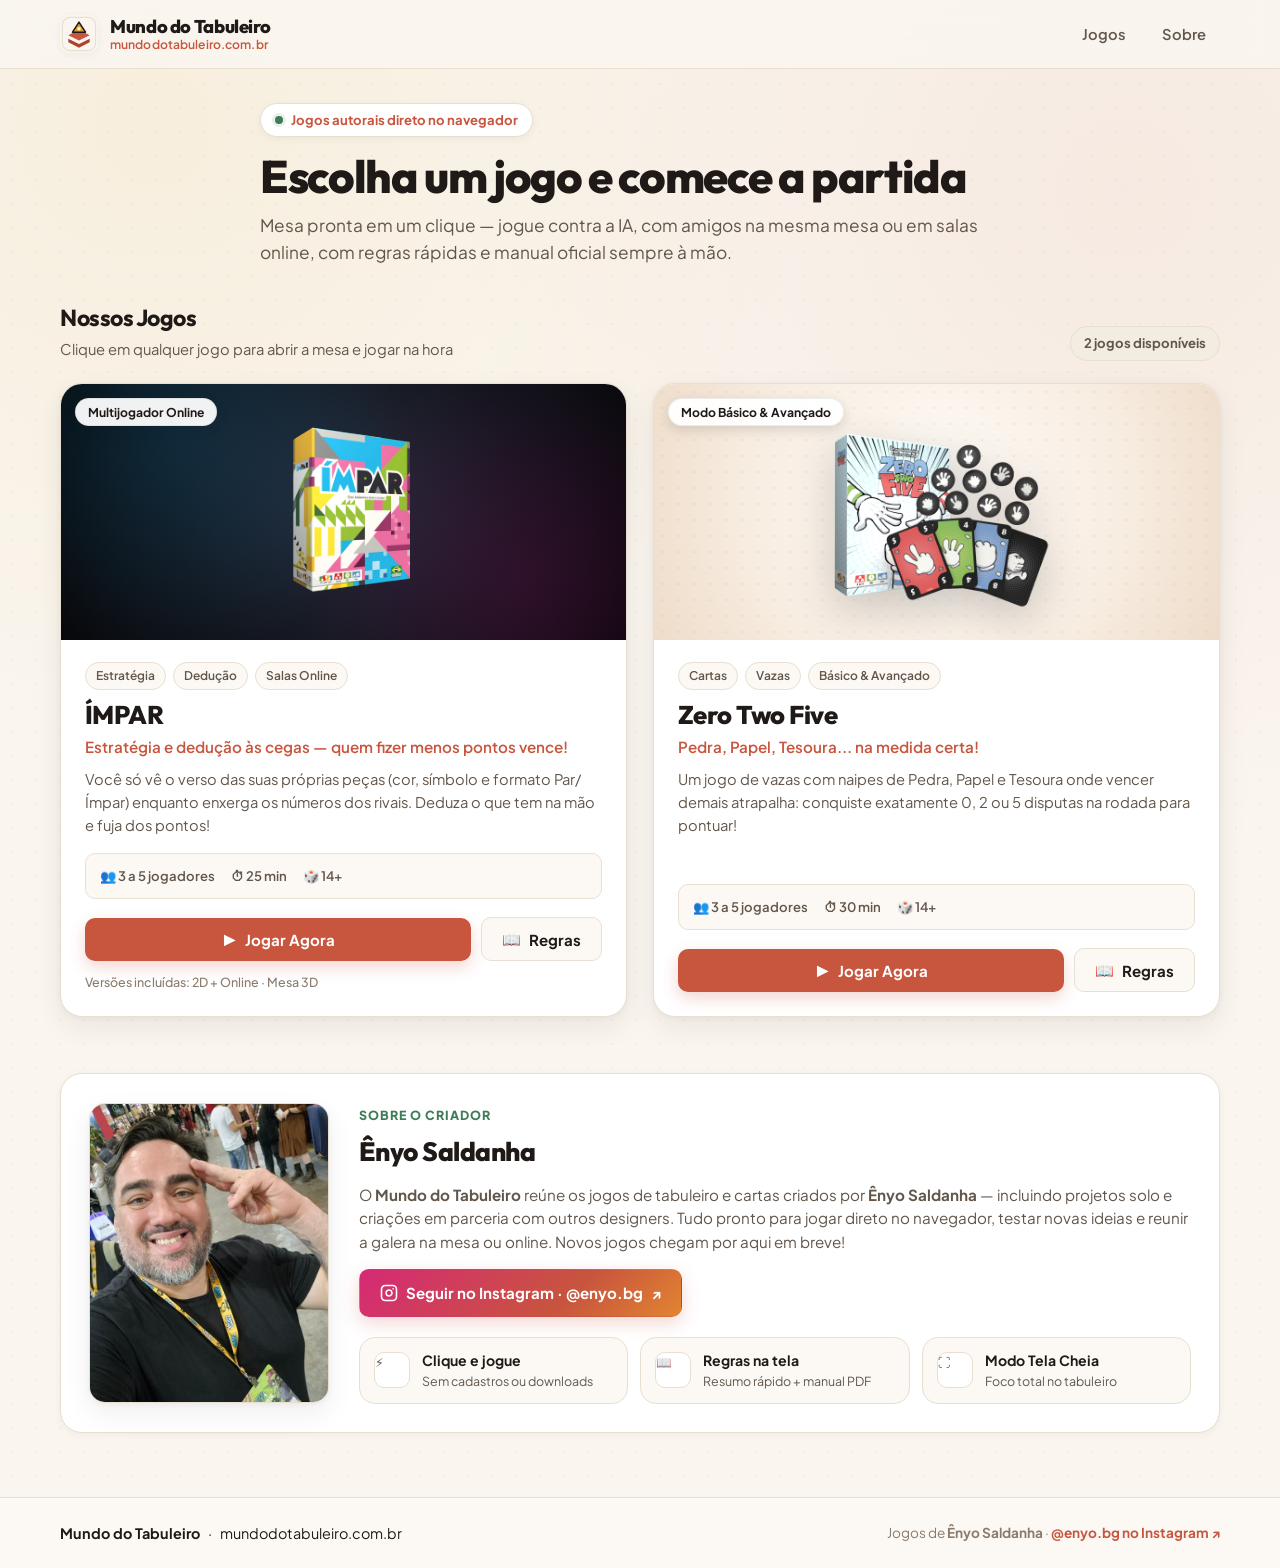
<file: index.html>
<!DOCTYPE html>
<html lang="pt-BR">
<head>
  <meta charset="UTF-8" />
  <meta name="viewport" content="width=device-width, initial-scale=1.0" />
  <title>Mundo do Tabuleiro — Jogos de Tabuleiro Online</title>
  <meta
    name="description"
    content="Jogue direto no navegador os jogos de tabuleiro criados por Ênyo Saldanha — como ÍMPAR e Zero Two Five."
  />
  <meta name="theme-color" content="#FAF6EF" />
  <meta property="og:title" content="Mundo do Tabuleiro" />
  <meta
    property="og:description"
    content="Escolha um jogo e comece a partida direto no navegador — mundodotabuleiro.com.br"
  />
  <meta property="og:type" content="website" />
  <meta property="og:url" content="https://mundodotabuleiro.com.br/" />
  <link rel="icon" type="image/svg+xml" href="./assets/favicon.svg" />
  <link rel="preconnect" href="https://fonts.googleapis.com" />
  <link rel="preconnect" href="https://fonts.gstatic.com" crossorigin />
  <link
    href="https://fonts.googleapis.com/css2?family=Outfit:wght@500;600;700;800&family=Plus+Jakarta+Sans:wght@400;500;600;700&display=swap"
    rel="stylesheet"
  />
  <link rel="stylesheet" href="./css/style.css" />
</head>
<body>
  <!-- ==================== PÁGINA INICIAL (CATÁLOGO) ==================== -->
  <div id="home-view" class="home-view">
    <header class="site-header">
      <div class="container header-inner">
        <a href="#topo" class="brand" aria-label="Mundo do Tabuleiro - Início">
          <img src="./assets/favicon.svg" alt="" class="brand__icon" width="38" height="38" />
          <div class="brand__text">
            <span class="brand__name">Mundo do Tabuleiro</span>
            <span class="brand__domain">mundodotabuleiro.com.br</span>
          </div>
        </a>

        <nav class="site-nav" aria-label="Navegação principal">
          <a href="#jogos" class="nav-link">Jogos</a>
          <a href="#sobre" class="nav-link">Sobre</a>
        </nav>
      </div>
    </header>

    <main id="topo">
      <section class="hero">
        <div class="container hero__inner">
          <div class="hero__eyebrow">
            <span class="eyebrow-dot" aria-hidden="true"></span>
            <span>Jogos autorais direto no navegador</span>
          </div>
          <h1 class="hero__title">Escolha um jogo e comece a partida</h1>
          <p class="hero__subtitle">
            Mesa pronta em um clique — jogue contra a IA, com amigos na mesma mesa ou em salas online,
            com regras rápidas e manual oficial sempre à mão.
          </p>
        </div>
      </section>

      <section id="jogos" class="catalog-section" aria-labelledby="catalog-heading">
        <div class="container">
          <div class="section-head">
            <div>
              <h2 id="catalog-heading" class="section-title">Nossos Jogos</h2>
              <p class="section-sub">Clique em qualquer jogo para abrir a mesa e jogar na hora</p>
            </div>
            <span id="games-count-pill" class="count-pill">2 jogos disponíveis</span>
          </div>

          <div id="games-grid" class="games-grid"></div>
        </div>
      </section>

      <section id="sobre" class="about-section" aria-labelledby="about-heading">
        <div class="container">
          <div class="about-card">
            <div class="about-card__photo-wrap">
              <img
                src="./assets/enyo-saldanha.jpg"
                alt="Foto de Ênyo Saldanha"
                class="about-card__photo"
                loading="lazy"
              />
            </div>

            <div class="about-card__content">
              <span class="about-card__kicker">Sobre o Criador</span>
              <h2 id="about-heading" class="about-card__title">Ênyo Saldanha</h2>
              <p class="about-card__text">
                O <strong>Mundo do Tabuleiro</strong> reúne os jogos de tabuleiro e cartas criados por
                <strong>Ênyo Saldanha</strong> — incluindo projetos solo e criações em parceria com
                outros designers. Tudo pronto para jogar direto no navegador, testar novas ideias e
                reunir a galera na mesa ou online. Novos jogos chegam por aqui em breve!
              </p>

              <div class="about-card__cta">
                <a
                  href="https://www.instagram.com/enyo.bg/"
                  target="_blank"
                  rel="noopener noreferrer"
                  class="btn btn--instagram"
                >
                  <svg width="18" height="18" viewBox="0 0 24 24" fill="none" stroke="currentColor" stroke-width="2.1" stroke-linecap="round" stroke-linejoin="round" aria-hidden="true">
                    <rect x="2" y="2" width="20" height="20" rx="5" ry="5" />
                    <path d="M16 11.37A4 4 0 1 1 12.63 8 4 4 0 0 1 16 11.37z" />
                    <line x1="17.5" y1="6.5" x2="17.51" y2="6.5" />
                  </svg>
                  <span>Seguir no Instagram · @enyo.bg</span>
                  <span aria-hidden="true">↗</span>
                </a>
              </div>

              <div class="about-card__highlights">
                <div class="mini-feature">
                  <span class="mini-feature__icon" aria-hidden="true">⚡</span>
                  <div>
                    <strong>Clique e jogue</strong>
                    <span>Sem cadastros ou downloads</span>
                  </div>
                </div>
                <div class="mini-feature">
                  <span class="mini-feature__icon" aria-hidden="true">📖</span>
                  <div>
                    <strong>Regras na tela</strong>
                    <span>Resumo rápido + manual PDF</span>
                  </div>
                </div>
                <div class="mini-feature">
                  <span class="mini-feature__icon" aria-hidden="true">⛶</span>
                  <div>
                    <strong>Modo Tela Cheia</strong>
                    <span>Foco total no tabuleiro</span>
                  </div>
                </div>
              </div>
            </div>
          </div>
        </div>
      </section>
    </main>

    <footer class="site-footer">
      <div class="container footer-inner">
        <div class="footer-brand">
          <strong>Mundo do Tabuleiro</strong>
          <span>·</span>
          <span>mundodotabuleiro.com.br</span>
        </div>
        <p class="footer-copy">
          Jogos de <strong>Ênyo Saldanha</strong> ·
          <a
            href="https://www.instagram.com/enyo.bg/"
            target="_blank"
            rel="noopener noreferrer"
            class="footer-link"
          >@enyo.bg no Instagram ↗</a>
        </p>
      </div>
    </footer>
  </div>

  <!-- ==================== PALCO DO JOGO EM DESTAQUE ==================== -->
  <section id="stage-view" class="stage-view hidden" aria-label="Jogo em destaque">
    <header class="stage-toolbar">
      <div class="stage-toolbar__left">
        <button id="btn-back-home" type="button" class="tool-btn tool-btn--ghost">
          <span aria-hidden="true">←</span>
          <span>Voltar aos Jogos</span>
        </button>

        <div class="stage-identity">
          <h2 id="stage-game-title" class="stage-game-title">Jogo</h2>
          <div id="stage-editions" class="edition-switcher hidden" role="group" aria-label="Versões do jogo"></div>
        </div>
      </div>

      <div class="stage-toolbar__center">
        <div id="stage-quick-switch" class="quick-switch" role="group" aria-label="Trocar de jogo"></div>
      </div>

      <div class="stage-toolbar__right">
        <button
          id="btn-toggle-rules"
          type="button"
          class="tool-btn tool-btn--outline"
          aria-expanded="false"
          aria-controls="rules-drawer"
        >
          <span aria-hidden="true">📖</span>
          <span>Regras Rápidas</span>
        </button>

        <button id="btn-fullscreen" type="button" class="tool-btn tool-btn--primary">
          <span aria-hidden="true">⛶</span>
          <span id="fullscreen-label">Tela Cheia</span>
        </button>

        <button
          id="btn-reload-game"
          type="button"
          class="tool-btn tool-btn--icon"
          title="Recarregar jogo"
          aria-label="Recarregar jogo"
        >
          ↻
        </button>

        <a
          id="btn-open-external"
          href="#"
          class="tool-btn tool-btn--icon"
          target="_blank"
          rel="noopener"
          title="Abrir jogo em nova aba"
          aria-label="Abrir jogo em nova aba"
        >
          ↗
        </a>
      </div>
    </header>

    <div class="stage-workspace">
      <div id="stage-frame-wrap" class="stage-frame-wrap">
        <div id="stage-loader" class="stage-loader" aria-live="polite">
          <div class="spinner" aria-hidden="true"></div>
          <p>Preparando a mesa de jogo...</p>
        </div>

        <div id="stage-file-warning" class="stage-file-warning hidden" role="alert">
          <div class="file-warning-card">
            <span class="file-warning-card__badge">Modo Arquivo Local detectado</span>
            <h3>Abra pelo servidor local para jogar no computador</h3>
            <p>
              Você abriu o arquivo <code>index.html</code> diretamente do disco. Por segurança do
              navegador, os módulos JavaScript dos jogos precisam rodar via servidor web local.
            </p>
            <p>
              Dê dois cliques no arquivo <strong><code>Abrir-Site-Local.bat</code></strong> na pasta do
              projeto para abrir tudo funcionando perfeitamente! (Quando estiver publicado em
              <strong>mundodotabuleiro.com.br</strong>, funciona direto ao clicar.)
            </p>
            <button id="btn-warning-back" type="button" class="btn btn--primary">
              Voltar ao Catálogo
            </button>
          </div>
        </div>

        <iframe
          id="game-iframe"
          class="game-iframe"
          title="Mesa do jogo selecionado"
          allow="fullscreen; clipboard-write; autoplay"
          allowfullscreen
        ></iframe>
      </div>

      <div id="rules-backdrop" class="rules-backdrop hidden"></div>

      <aside id="rules-drawer" class="rules-drawer" aria-hidden="true" aria-label="Regras rápidas">
        <div class="rules-drawer__header">
          <div>
            <span class="rules-drawer__kicker">Regras Rápidas</span>
            <h3 id="rules-game-name" class="rules-drawer__title">Jogo</h3>
            <p id="rules-game-authors" class="rules-drawer__authors hidden"></p>
          </div>
          <button
            id="btn-close-rules"
            type="button"
            class="tool-btn tool-btn--icon"
            title="Fechar regras"
            aria-label="Fechar painel de regras"
          >
            ✕
          </button>
        </div>

        <div id="rules-body" class="rules-drawer__body"></div>

        <div class="rules-drawer__footer">
          <a
            id="rules-pdf-link"
            href="#"
            target="_blank"
            rel="noopener"
            class="btn btn--primary btn--full"
          >
            <span>📄</span>
            <span>Abrir Manual Oficial (PDF)</span>
            <span aria-hidden="true">↗</span>
          </a>
        </div>
      </aside>
    </div>
  </section>

  <script src="./js/games.js" defer></script>
  <script src="./js/app.js" defer></script>
</body>
</html>
</file>
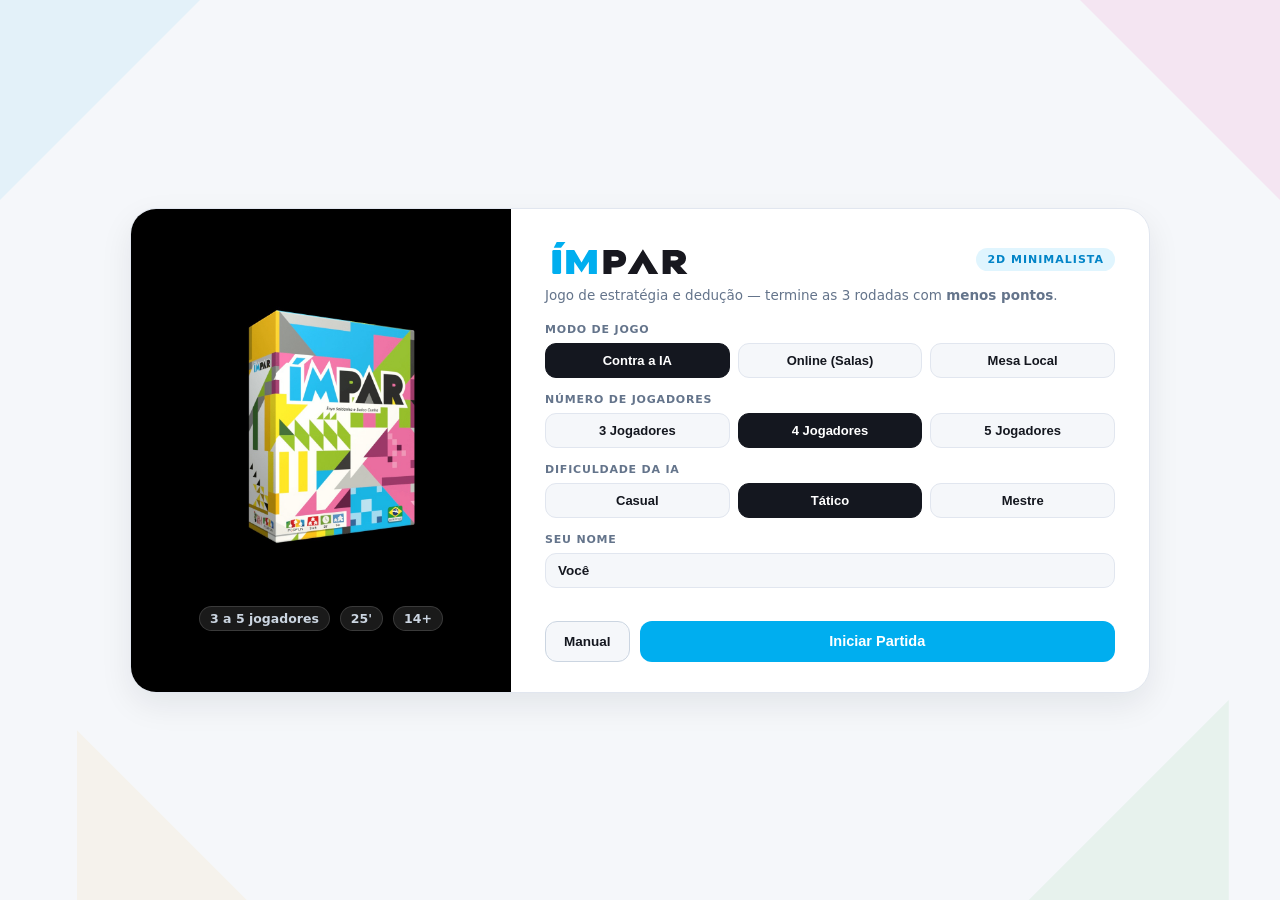
<file: impar/index.html>
<!DOCTYPE html>
<html lang="pt-BR">
<head>
  <meta charset="UTF-8" />
  <meta name="viewport" content="width=device-width, initial-scale=1.0" />
  <title>ÍMPAR — Jogo Online</title>
  <script>
    (function () {
      var target = './impar_2d/index.html' + (window.location.search || '');
      window.location.replace(target);
    })();
  </script>
</head>
<body style="font-family:system-ui,sans-serif;display:flex;align-items:center;justify-content:center;height:100vh;margin:0;background:#f5f7fa;color:#14171f;">
  <p>Redirecionando para o <a href="./impar_2d/index.html">ÍMPAR 2D Minimalista</a>...</p>
</body>
</html>
</file>
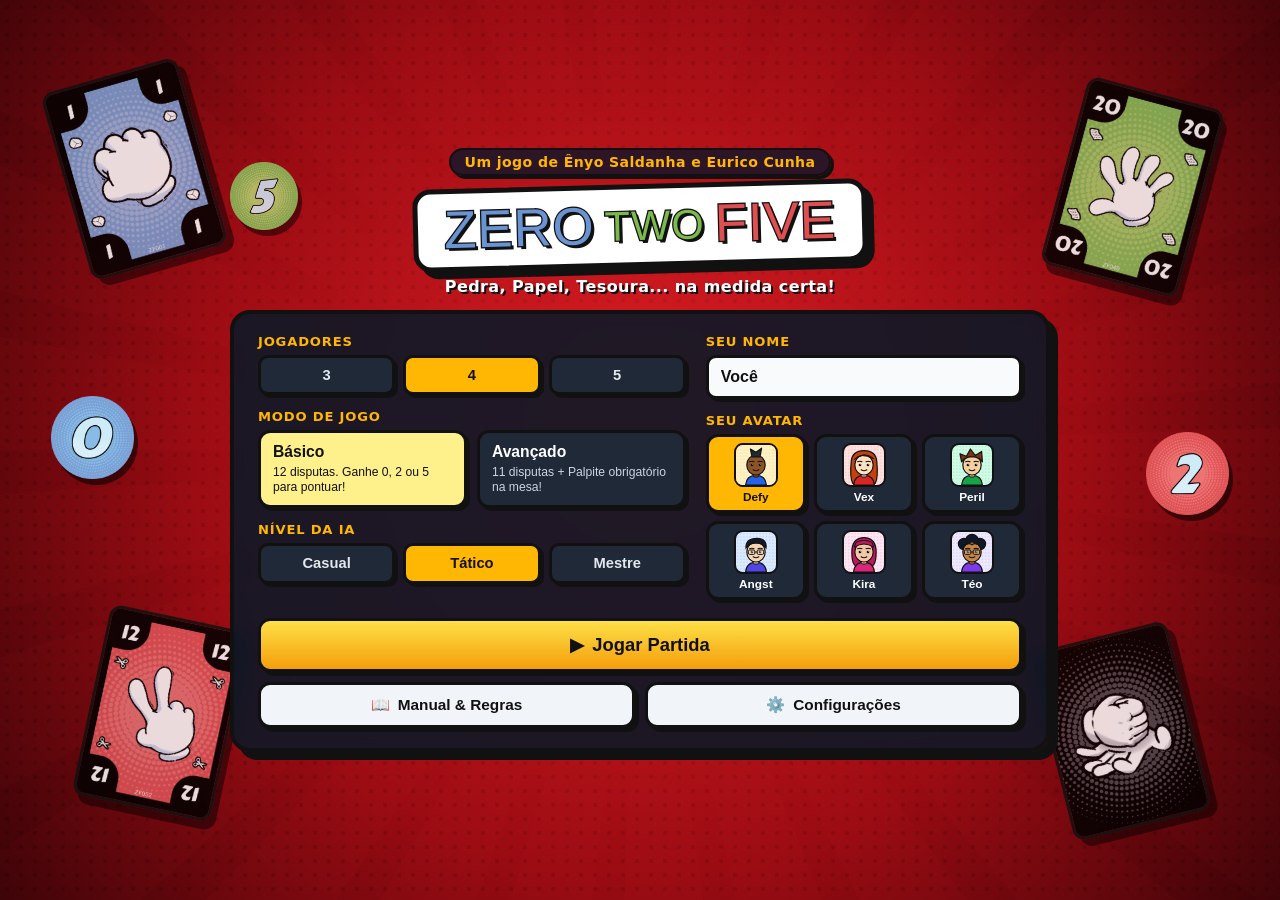
<file: zero_two_five/index.html>
<!DOCTYPE html>
<html lang="pt-BR">
<head>
  <meta charset="UTF-8" />
  <meta name="viewport" content="width=device-width, initial-scale=1.0, maximum-scale=1.0, user-scalable=no" />
  <title>Zero Two Five</title>
  <meta name="description" content="Um jogo de Ênyo Saldanha e Eurico Cunha — Pedra, Papel, Tesoura... na medida certa!" />
  <meta name="theme-color" content="#df1d24" />
  <meta name="apple-mobile-web-app-capable" content="yes" />
  <meta name="apple-mobile-web-app-status-bar-style" content="black-translucent" />
  <meta property="og:title" content="Zero Two Five" />
  <meta property="og:description" content="Um jogo de Ênyo Saldanha e Eurico Cunha — Pedra, Papel, Tesoura... na medida certa!" />
  <meta property="og:type" content="website" />
  <link rel="icon" type="image/png" href="assets/tokens/2_token.png" />
  <link rel="apple-touch-icon" href="assets/tokens/2_token.png" />
  <link rel="manifest" href="manifest.webmanifest" />
  <link rel="stylesheet" href="src/css/style.css" />
</head>
<body class="theme-crimson">
  <div id="app">
    <!-- ================= MAIN MENU ================= -->
    <section id="menu-screen" class="screen active">
      <div class="comic-bg-rays"></div>
      <div class="comic-bg-halftone"></div>
      <div class="floating-deco" aria-hidden="true">
        <img src="zero_two_five_cartas/jokenpo datamerged2.png" class="float-card fc-1" alt="" />
        <img src="zero_two_five_cartas/jokenpo datamerged53.png" class="float-card fc-2" alt="" />
        <img src="zero_two_five_cartas/jokenpo datamerged41.png" class="float-card fc-3" alt="" />
        <img src="zero_two_five_cartas/jokenpo datamerged.png" class="float-card fc-4" alt="" />
        <img src="assets/tokens/0_token.png" class="float-token ft-1" alt="" />
        <img src="assets/tokens/2_token.png" class="float-token ft-2" alt="" />
        <img src="assets/tokens/5_token.png" class="float-token ft-3" alt="" />
      </div>

      <div class="menu-container">
        <header class="brand-header">
          <p class="brand-credits" data-i18n="gameCredits">Um jogo de Ênyo Saldanha e Eurico Cunha</p>
          <div class="logo-lockup">
            <span class="logo-zero">ZERO</span>
            <span class="logo-two">TWO</span>
            <span class="logo-five">FIVE</span>
          </div>
          <p class="brand-subtitle" data-i18n="subtitle">Pedra, Papel, Tesoura... na medida certa!</p>
        </header>

        <div class="menu-card">
          <div class="menu-grid">
            <div class="setup-col">
              <div class="setup-group">
                <label class="setup-label" data-i18n="playersLabel">Jogadores</label>
                <div class="segmented" id="player-count-picker">
                  <button type="button" class="seg-btn" data-players="3">3</button>
                  <button type="button" class="seg-btn active" data-players="4">4</button>
                  <button type="button" class="seg-btn" data-players="5">5</button>
                </div>
              </div>

              <div class="setup-group">
                <label class="setup-label" data-i18n="modeLabel">Modo de Jogo</label>
                <div class="mode-cards" id="mode-picker">
                  <button type="button" class="mode-card active" data-mode="basic">
                    <strong data-i18n="modeBasic">Básico</strong>
                    <span data-i18n="modeBasicDesc">12 disputas. Ganhe 0, 2 ou 5 para pontuar!</span>
                  </button>
                  <button type="button" class="mode-card" data-mode="advanced">
                    <strong data-i18n="modeAdvanced">Avançado</strong>
                    <span data-i18n="modeAdvancedDesc">11 disputas + Palpite obrigatório na mesa!</span>
                  </button>
                </div>
              </div>

              <div class="setup-group">
                <label class="setup-label" data-i18n="difficultyLabel">Nível da IA</label>
                <div class="segmented" id="difficulty-picker">
                  <button type="button" class="seg-btn" data-diff="casual" data-i18n="diffCasual">Casual</button>
                  <button type="button" class="seg-btn active" data-diff="tactical" data-i18n="diffTactical">Tático</button>
                  <button type="button" class="seg-btn" data-diff="master" data-i18n="diffMaster">Mestre</button>
                </div>
              </div>
            </div>

            <div class="setup-col">
              <div class="setup-group">
                <label class="setup-label" for="player-name-input" data-i18n="yourName">Seu Nome</label>
                <input id="player-name-input" class="comic-input" type="text" maxlength="14" value="Você" />
              </div>

              <div class="setup-group">
                <label class="setup-label" data-i18n="yourAvatar">Seu Avatar</label>
                <div class="avatar-picker" id="avatar-picker"></div>
              </div>
            </div>
          </div>

          <div class="menu-actions">
            <button id="start-game-btn" type="button" class="btn-comic btn-play">
              <span>▶</span>
              <span data-i18n="playNow">Jogar Partida</span>
            </button>
            <div class="menu-secondary-actions">
              <button id="open-rules-menu-btn" type="button" class="btn-comic btn-secondary">
                <span>📖</span>
                <span data-i18n="rulesBtn">Manual & Regras</span>
              </button>
              <button id="open-settings-menu-btn" type="button" class="btn-comic btn-secondary">
                <span>⚙️</span>
                <span data-i18n="settingsBtn">Configurações</span>
              </button>
              <button id="quit-desktop-btn" type="button" class="btn-comic btn-danger hidden">
                <span>🚪</span>
                <span data-i18n="quitDesktop">Sair para Desktop</span>
              </button>
            </div>
          </div>
        </div>
      </div>
    </section>

    <!-- ================= GAME TABLE ================= -->
    <section id="game-screen" class="screen">
      <div class="comic-bg-rays"></div>
      <div class="comic-bg-halftone"></div>
      <div class="table-perspective-floor" aria-hidden="true"></div>

      <!-- Top HUD -->
      <header class="top-hud">
        <div class="hud-left">
          <div class="mini-logo">
            <span class="lz">ZERO</span><span class="lt">TWO</span><span class="lf">FIVE</span>
          </div>
          <div class="hud-pill" id="hud-round-pill">Rodada 1/5</div>
          <div class="hud-pill hud-pill-accent" id="hud-dispute-pill">Disputa 1/12</div>
          <div class="hud-pill hud-pill-mode" id="hud-mode-pill">Básico</div>
        </div>

        <div class="hud-center">
          <div class="center-status-banner" id="center-status-banner">
            <span id="center-status-text">Aguardando carta inicial...</span>
          </div>
        </div>

        <div class="hud-right">
          <div class="reserve-box" id="hud-reserve" title="Fichas restantes na reserva">
            <div class="res-item"><img src="assets/tokens/0_token.png" alt="0" /><span id="res-0">10</span></div>
            <div class="res-item"><img src="assets/tokens/2_token.png" alt="2" /><span id="res-2">10</span></div>
            <div class="res-item"><img src="assets/tokens/5_token.png" alt="5" /><span id="res-5">10</span></div>
          </div>
          <button id="hud-speed-btn" type="button" class="hud-icon-btn" title="Velocidade">1×</button>
          <button id="hud-sfx-btn" type="button" class="hud-icon-btn" title="Som">🔊</button>
          <button id="hud-music-btn" type="button" class="hud-icon-btn" title="Música">🎵</button>
          <button id="hud-rules-btn" type="button" class="hud-icon-btn" title="Regras">?</button>
          <button id="hud-settings-btn" type="button" class="hud-icon-btn" title="Configurações">⚙️</button>
          <button id="hud-menu-btn" type="button" class="hud-icon-btn" title="Menu">☰</button>
        </div>
      </header>

      <!-- Table Playfield -->
      <main class="table-arena" id="table-arena">
        <!-- Opponent seats injected dynamically -->
        <div id="opponents-layer" class="opponents-layer"></div>

        <!-- Center Vortex & Played Cards -->
        <div class="center-zone" id="center-zone">
          <div class="direction-ring" aria-hidden="true">
            <svg viewBox="0 0 360 360" class="arrows-svg">
              <defs>
                <linearGradient id="arrowGrad" x1="0%" y1="0%" x2="100%" y2="100%">
                  <stop offset="0%" stop-color="#ffd166" />
                  <stop offset="100%" stop-color="#f77f00" />
                </linearGradient>
              </defs>
              <!-- Clockwise Curved Arrow Top-Right -->
              <path d="M 92 48 A 145 145 0 0 1 304 128 L 320 118 L 302 162 L 266 138 L 284 132 A 122 122 0 0 0 92 68 Z"
                    fill="url(#arrowGrad)" stroke="#111" stroke-width="5" stroke-linejoin="round" />
              <!-- Clockwise Curved Arrow Bottom-Left -->
              <path d="M 268 312 A 145 145 0 0 1 56 232 L 40 242 L 58 198 L 94 222 L 76 228 A 122 122 0 0 0 268 292 Z"
                    fill="url(#arrowGrad)" stroke="#111" stroke-width="5" stroke-linejoin="round" />
            </svg>
          </div>

          <div class="played-cards-stage" id="played-cards-stage"></div>

          <div class="comic-callout hidden" id="comic-callout">
            <div class="callout-burst" id="callout-title">BAM!</div>
            <div class="callout-sub" id="callout-sub"></div>
          </div>
        </div>
      </main>

      <!-- Human Player Bottom Dock -->
      <footer class="human-dock" id="human-dock">
        <div class="human-profile-panel" id="human-profile-panel">
          <div class="seat-avatar-wrap" id="human-avatar-wrap">
            <div class="bam-tag">VEZ!</div>
            <div class="avatar-frame" id="human-avatar-frame"></div>
            <div class="card-count-badge" id="human-card-count">12</div>
          </div>

          <div class="human-meta">
            <div class="human-name-row">
              <span class="seat-name" id="human-name-label">Você</span>
            </div>

            <div class="human-stats-row">
              <div class="wins-pill" id="human-wins-pill">
                <span class="trophy-icon">🏆</span>
                <strong id="human-wins-count">0</strong>
              </div>
              <div class="tokens-row" id="human-tokens-row"></div>
              <div class="bid-mini-slot hidden" id="human-bid-slot"></div>
            </div>
          </div>
        </div>

        <div class="human-hand-area">
          <div class="turn-instruction-bar" id="turn-instruction-bar">
            <span id="turn-instruction-text">Sua vez!</span>
          </div>
          <div class="human-hand" id="human-hand"></div>
        </div>

        <div class="human-controls-panel">
          <button id="sort-hand-btn" type="button" class="btn-comic btn-small hidden">
            <span>⇅</span>
            <span id="sort-hand-label">Ordenar por Número</span>
          </button>
          <button id="place-bid-btn" type="button" class="btn-comic btn-bid hidden">
            <span>🎯</span>
            <span id="place-bid-label">Colocar Palpite</span>
          </button>
        </div>
      </footer>
    </section>

    <!-- ================= MODALS ================= -->
    <div id="modal-backdrop" class="modal-backdrop hidden">
      <!-- Rules Modal -->
      <div id="rules-modal" class="comic-modal hidden">
        <div class="modal-header">
          <h2 data-i18n="manualTitle">Como Jogar Zero Two Five</h2>
          <button type="button" class="modal-close-btn" data-close-modal="rules-modal">✕</button>
        </div>
        <div class="modal-body rules-body" id="rules-content"></div>
        <div class="modal-footer">
          <button type="button" class="btn-comic btn-play" data-close-modal="rules-modal" data-i18n="close">Fechar</button>
        </div>
      </div>

      <!-- Settings Modal -->
      <div id="settings-modal" class="comic-modal hidden">
        <div class="modal-header">
          <h2 data-i18n="settingsBtn">Configurações</h2>
          <button type="button" class="modal-close-btn" data-close-modal="settings-modal">✕</button>
        </div>
        <div class="modal-body settings-body">
          <div class="setting-row">
            <label data-i18n="tableTheme">Tema da Mesa</label>
            <div class="theme-picker" id="theme-picker"></div>
          </div>
          <div class="setting-row">
            <label data-i18n="languageLabel">Idioma</label>
            <div class="segmented" id="lang-picker">
              <button type="button" class="seg-btn active" data-lang="pt">Português (BR)</button>
              <button type="button" class="seg-btn" data-lang="en">English</button>
            </div>
          </div>
          <div class="setting-row">
            <label data-i18n="speedLabel">Velocidade</label>
            <div class="segmented" id="speed-picker">
              <button type="button" class="seg-btn active" data-speed="normal" data-i18n="speedNormal">Normal</button>
              <button type="button" class="seg-btn" data-speed="fast" data-i18n="speedFast">Rápida</button>
            </div>
          </div>
          <div class="setting-row">
            <label data-i18n="soundLabel">Efeitos Sonoros</label>
            <div class="segmented" id="sfx-picker">
              <button type="button" class="seg-btn active" data-sfx="on" data-i18n="on">Ligado</button>
              <button type="button" class="seg-btn" data-sfx="off" data-i18n="off">Desligado</button>
            </div>
          </div>
          <div class="setting-row">
            <label data-i18n="musicLabel">Música de Fundo</label>
            <div class="segmented" id="music-picker">
              <button type="button" class="seg-btn" data-music="on" data-i18n="on">Ligado</button>
              <button type="button" class="seg-btn active" data-music="off" data-i18n="off">Desligado</button>
            </div>
          </div>
        </div>
        <div class="modal-footer">
          <button type="button" class="btn-comic btn-play" data-close-modal="settings-modal" data-i18n="close">Fechar</button>
        </div>
      </div>

      <!-- Round Summary Modal -->
      <div id="round-modal" class="comic-modal comic-modal-wide hidden">
        <div class="modal-header">
          <h2 id="round-modal-title">Fim da Rodada 1</h2>
        </div>
        <div class="modal-body" id="round-modal-body"></div>
        <div class="modal-footer">
          <button id="round-next-btn" type="button" class="btn-comic btn-play">Próxima Rodada</button>
        </div>
      </div>

      <!-- Game Over Modal -->
      <div id="gameover-modal" class="comic-modal comic-modal-wide hidden">
        <div class="modal-header">
          <h2 id="gameover-modal-title">Fim de Jogo!</h2>
        </div>
        <div class="modal-body" id="gameover-modal-body"></div>
        <div class="modal-footer gameover-footer">
          <button id="tie-jokenpo-btn" type="button" class="btn-comic btn-bid hidden">Decidir no Pedra, Papel, Tesoura!</button>
          <button id="play-again-btn" type="button" class="btn-comic btn-play">Jogar Novamente</button>
          <button id="back-menu-btn" type="button" class="btn-comic btn-secondary">Menu Principal</button>
        </div>
      </div>

      <!-- Jokenpô Tie-Breaker Modal -->
      <div id="jokenpo-modal" class="comic-modal hidden">
        <div class="modal-header">
          <h2 id="jokenpo-modal-title">Desempate: Pedra, Papel, Tesoura!</h2>
        </div>
        <div class="modal-body" id="jokenpo-modal-body"></div>
      </div>

      <!-- In-Match Pause / Menu Modal -->
      <div id="pause-menu-modal" class="comic-modal hidden">
        <div class="modal-header">
          <h2 data-i18n="pauseTitle">Menu da Partida</h2>
          <button type="button" class="modal-close-btn" data-close-modal="pause-menu-modal">✕</button>
        </div>
        <div class="modal-body pause-menu-body">
          <div id="pause-scoreboard" class="pause-scoreboard"></div>
          <div class="pause-menu-actions">
            <button id="pause-resume-btn" type="button" class="btn-comic btn-play" data-i18n="resumeBtn">▶ Continuar Partida</button>
            <button id="pause-restart-btn" type="button" class="btn-comic btn-bid" data-i18n="restartBtn">🔄 Reiniciar Partida</button>
            <button id="pause-settings-btn" type="button" class="btn-comic btn-secondary" data-i18n="settingsBtn">Configurações</button>
            <button id="pause-rules-btn" type="button" class="btn-comic btn-secondary" data-i18n="rulesBtn">Manual & Regras</button>
            <button id="pause-leave-btn" type="button" class="btn-comic btn-danger" data-i18n="leaveMatchBtn">🚪 Sair da Partida</button>
            <button id="pause-quit-btn" type="button" class="btn-comic btn-danger hidden" data-i18n="quitDesktop">Sair para Desktop</button>
          </div>
        </div>
      </div>
    </div>

    <canvas id="confetti-canvas" class="confetti-canvas hidden"></canvas>
  </div>

  <script type="module" src="src/js/main.js"></script>
</body>
</html>
</file>
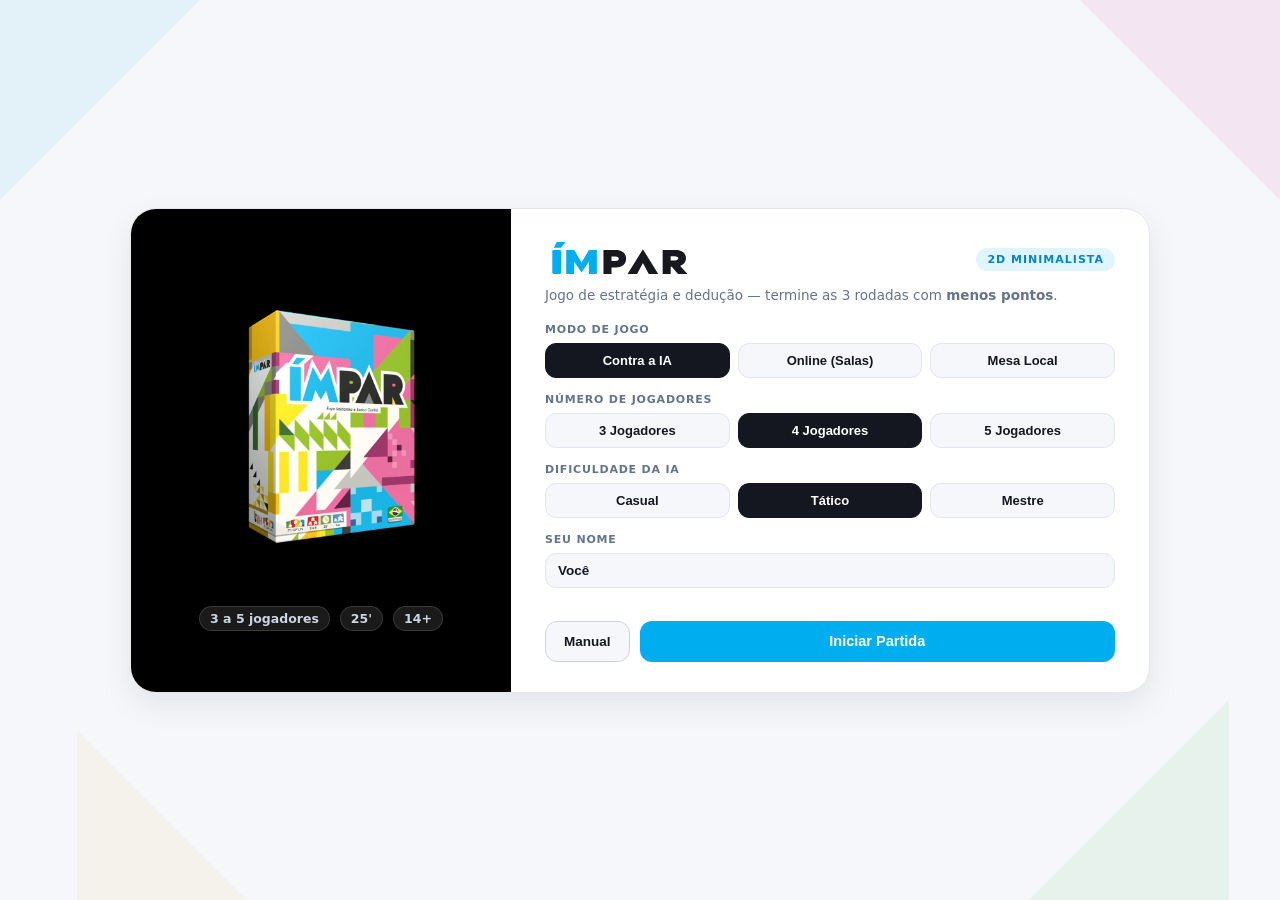
<file: impar/impar_2d/index.html>
<!DOCTYPE html>
<html lang="pt-BR">
<head>
  <meta charset="UTF-8" />
  <meta name="viewport" content="width=device-width, initial-scale=1.0, maximum-scale=1.0, user-scalable=no" />
  <title>ÍMPAR — Edição 2D Minimalista</title>
  <link rel="manifest" href="./manifest.json" />
  <link rel="stylesheet" href="./styles/main.css" />
</head>
<body>
  <!-- Fundo geométrico minimalista -->
  <div class="geo-bg" aria-hidden="true">
    <div class="geo-shape geo-1"></div>
    <div class="geo-shape geo-2"></div>
    <div class="geo-shape geo-3"></div>
    <div class="geo-shape geo-4"></div>
  </div>

  <!-- Tela Inicial / Capa + Configuração -->
  <div id="lobby-screen" class="lobby-screen">
    <div class="lobby-shell">
      <div class="cover-column">
        <img src="./assets/capa.jpg" alt="Capa oficial do jogo Ímpar" class="cover-img" />
        <div class="cover-meta">
          <span class="meta-pill">3 a 5 jogadores</span>
          <span class="meta-pill">25'</span>
          <span class="meta-pill">14+</span>
        </div>
      </div>

      <div class="config-column" id="lobby-config-panel">
        <div class="lobby-header">
          <div id="lobby-wordmark"></div>
          <span class="edition-tag">2D Minimalista</span>
        </div>
        <p class="lobby-sub">Jogo de estratégia e dedução — termine as 3 rodadas com <strong>menos pontos</strong>.</p>

        <div class="form-section">
          <span class="form-label">Modo de Jogo</span>
          <div class="segmented" id="mode-select">
            <button class="seg-btn selected" data-mode="solo">Contra a IA</button>
            <button class="seg-btn" data-mode="online">Online (Salas)</button>
            <button class="seg-btn" data-mode="local">Mesa Local</button>
          </div>
        </div>

        <div class="form-section hidden" id="online-action-section">
          <span class="form-label">Ação Online</span>
          <div class="segmented" id="online-tab-select">
            <button class="seg-btn selected" data-online-tab="create">Criar Sala</button>
            <button class="seg-btn" data-online-tab="join">Entrar na Sala</button>
          </div>
        </div>

        <div class="form-section" id="count-section">
          <span class="form-label">Número de Jogadores</span>
          <div class="segmented" id="count-select">
            <button class="seg-btn" data-count="3">3 Jogadores</button>
            <button class="seg-btn selected" data-count="4">4 Jogadores</button>
            <button class="seg-btn" data-count="5">5 Jogadores</button>
          </div>
        </div>

        <div class="form-section" id="difficulty-section">
          <span class="form-label">Dificuldade da IA</span>
          <div class="segmented" id="diff-select">
            <button class="seg-btn" data-diff="casual">Casual</button>
            <button class="seg-btn selected" data-diff="tatico">Tático</button>
            <button class="seg-btn" data-diff="mestre">Mestre</button>
          </div>
        </div>

        <div class="form-section">
          <span class="form-label" id="names-label">Seu Nome</span>
          <div class="input-row" id="player-names-container">
            <input type="text" class="text-input" id="human-name-input" value="Você" maxlength="16" placeholder="Seu nome" />
          </div>
        </div>

        <div class="form-section hidden" id="online-create-fields">
          <span class="form-label">Senha da Sala (opcional)</span>
          <input type="password" class="text-input" id="online-create-pass" maxlength="20" placeholder="Deixe vazio para sala sem senha" style="width:100%;" />
        </div>

        <div class="form-section hidden" id="online-join-fields">
          <span class="form-label">Código e Senha da Sala</span>
          <div class="input-row">
            <input type="text" class="text-input" id="online-join-code" maxlength="8" placeholder="Código (ex: K7M2P)" style="text-transform:uppercase;letter-spacing:2px;font-weight:800;" />
            <input type="password" class="text-input" id="online-join-pass" maxlength="20" placeholder="Senha (se houver)" />
          </div>
        </div>

        <div id="online-status" class="online-status hidden"></div>

        <div class="btn-row">
          <button class="secondary-btn" id="btn-lobby-manual">Manual</button>
          <button class="primary-btn" id="btn-start-match">Iniciar Partida</button>
        </div>
      </div>

      <!-- Sala de Espera Online -->
      <div class="config-column hidden" id="waiting-room-panel">
        <div class="lobby-header">
          <div id="waiting-wordmark"></div>
          <span class="edition-tag" id="room-lock-badge">🔓 Sem senha</span>
        </div>
        <div class="room-code-box">
          <div>
            <span class="form-label" style="margin-bottom:2px;">Código da Sala</span>
            <div class="room-code-text" id="waiting-room-code">-----</div>
          </div>
          <div style="display:flex;gap:8px;flex-wrap:wrap;">
            <button class="icon-btn" id="btn-copy-code">Copiar Código</button>
            <button class="icon-btn" id="btn-copy-link">Copiar Link</button>
          </div>
        </div>

        <div class="form-section">
          <span class="form-label" id="waiting-players-label">Jogadores na Sala (1/4)</span>
          <div id="waiting-players-list" class="waiting-list"></div>
        </div>

        <div class="form-section hidden" id="waiting-host-options">
          <label class="checkbox-row">
            <input type="checkbox" id="chk-fill-bots" />
            <span>Preencher vagas vazias com IA (<strong id="waiting-bot-diff">Tático</strong>)</span>
          </label>
        </div>

        <p id="waiting-guest-msg" class="lobby-sub hidden" style="margin:6px 0 0 0;">Aguardando o anfitrião iniciar a partida...</p>

        <div class="btn-row">
          <button class="secondary-btn" id="btn-leave-room">Sair da Sala</button>
          <button class="primary-btn hidden" id="btn-start-online">Iniciar Partida Online</button>
        </div>
      </div>
    </div>
  </div>

  <!-- Tabuleiro 2D Minimalista -->
  <div id="game-shell" class="game-shell hidden">
    <header class="topbar">
      <div class="card-pill topbar-group">
        <div id="hud-wordmark"></div>
        <span class="divider-v"></span>
        <span class="stat-chip"><span class="label">Rodada</span> <strong id="hud-round">1/3</strong></span>
        <span class="stat-chip"><span class="label">Disputa</span> <strong id="hud-dispute">1/12</strong></span>
        <span class="stat-chip hide-sm"><span class="label">Bolsa</span> <strong id="hud-bag">2</strong></span>
        <span id="hud-removed-wrap" class="stat-chip hidden hide-sm"></span>
      </div>

      <div class="card-pill topbar-group">
        <button class="icon-btn" id="btn-toggle-log">Log</button>
        <button class="icon-btn" id="btn-open-manual">?</button>
        <button class="icon-btn active" id="btn-toggle-sound">Som</button>
        <button class="icon-btn" id="btn-back-menu">Menu</button>
      </div>
    </header>

    <main class="table-grid">
      <div id="opponents-top" class="opponents-top"></div>

      <div class="table-middle">
        <div id="opponents-left" class="side-seats"></div>

        <section id="center-arena" class="center-arena">
          <div class="arena-meta">
            <span>Arena da Disputa</span>
            <span id="arena-discard">Descarte oculto: 0</span>
          </div>
          <div id="hud-required-color" class="required-pill">
            <span class="color-dot" id="req-color-dot" style="background:#94a3b8;"></span>
            <span id="req-color-text">Cor livre (1ª jogada)</span>
          </div>
          <div id="arena-plays" class="arena-plays">
            <span class="arena-empty">Aguardando primeira jogada...</span>
          </div>
          <div id="arena-notice" class="arena-notice hidden"></div>
        </section>

        <div id="opponents-right" class="side-seats"></div>
      </div>

      <section id="human-zone" class="human-zone">
        <div class="human-bar">
          <div id="human-turn-text">Sua vez!</div>
          <div id="hover-pill" class="hover-pill">Passe o mouse sobre uma peça para ver cor e paridade</div>
          <div id="human-score-area" style="display:flex;align-items:center;gap:8px;"></div>
        </div>
        <div id="human-hand" class="human-hand"></div>
      </section>
    </main>
  </div>

  <div id="dispute-toast" class="dispute-toast hidden"></div>
  <aside id="side-panel" class="side-panel hidden"></aside>

  <div id="modal-backdrop" class="modal-backdrop hidden">
    <div id="modal-card" class="modal-card"></div>
  </div>

  <script src="./vendor/peerjs/peerjs.min.js"></script>
  <script type="module" src="./src/main.js"></script>
</body>
</html>
</file>
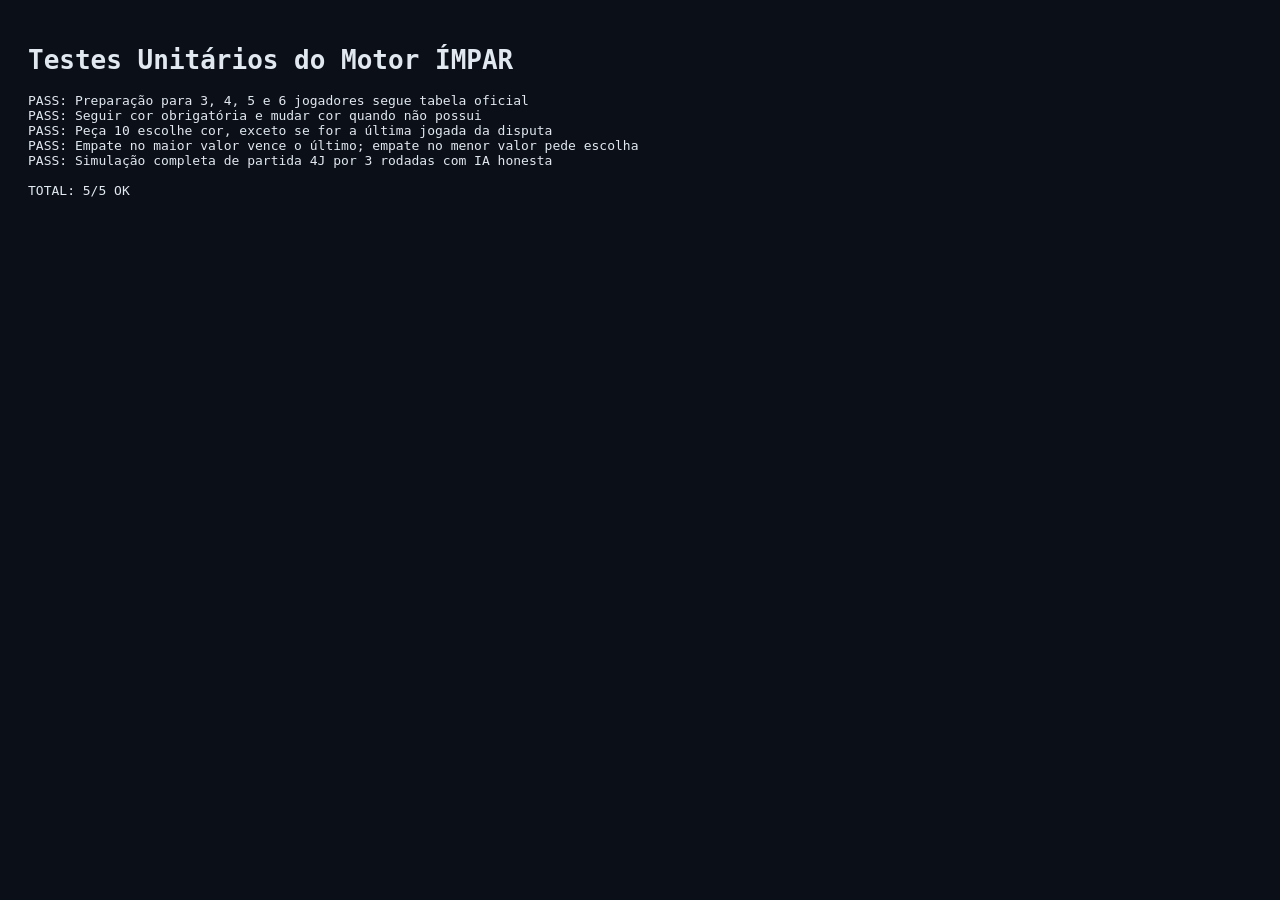
<file: impar/tests/run-tests.html>
<!DOCTYPE html>
<html lang="pt-BR">
<head>
  <meta charset="UTF-8" />
  <title>Testes do Motor — ÍMPAR</title>
</head>
<body style="background:#0b1018;color:#e2e8f0;font-family:monospace;padding:20px;">
  <h1>Testes Unitários do Motor ÍMPAR</h1>
  <pre id="out">Executando...</pre>
  <script type="module">
    import { runAllEngineTests } from './engine.test.js';
    const out = document.getElementById('out');
    try {
      const results = runAllEngineTests();
      out.textContent = results.map((r) => `PASS: ${r.name}`).join('\n') + `\n\nTOTAL: ${results.length}/${results.length} OK`;
      window.__TEST_STATUS__ = 'PASS';
    } catch (err) {
      out.textContent = `FAIL: ${err.message}\n${err.stack}`;
      window.__TEST_STATUS__ = 'FAIL';
    }
  </script>
</body>
</html>
</file>
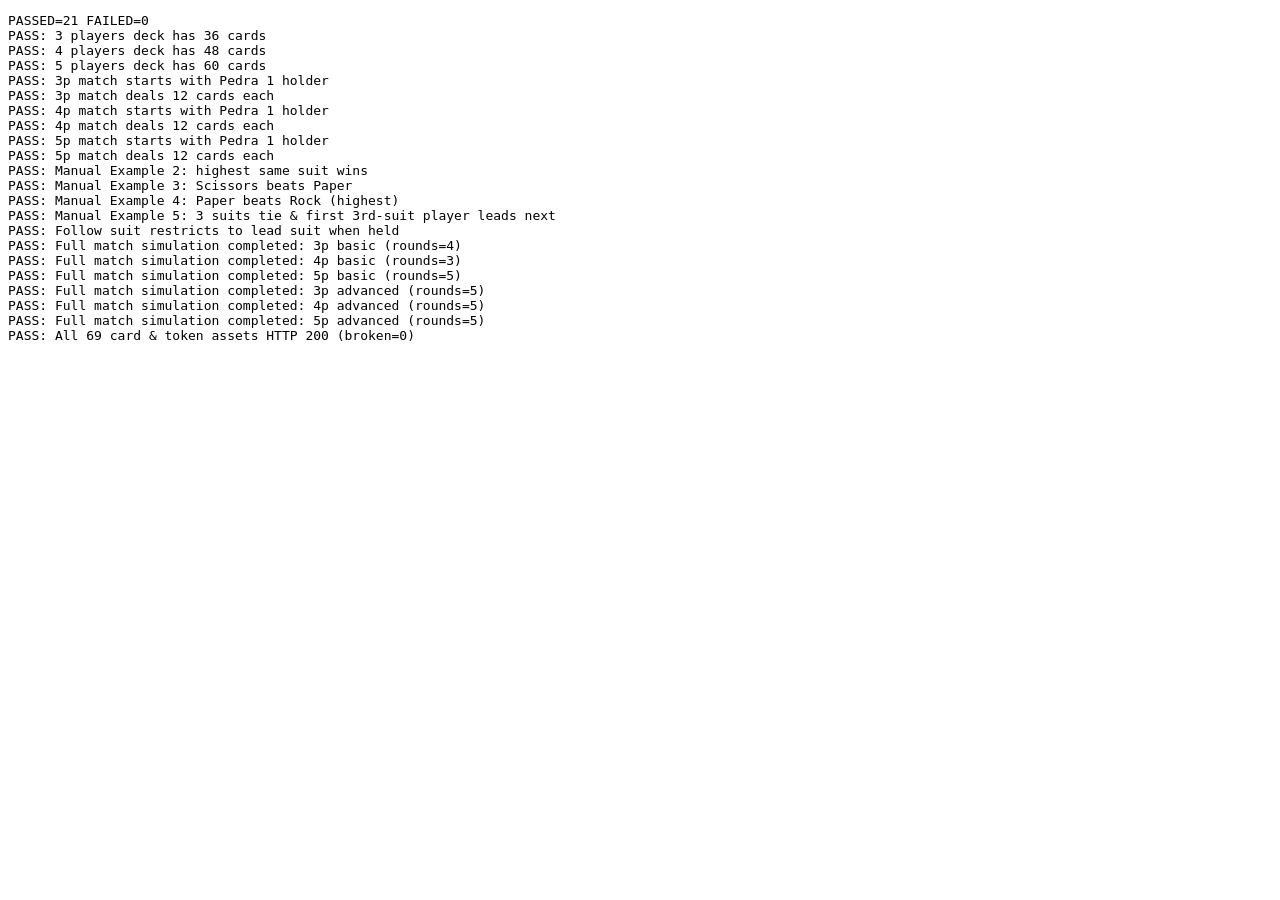
<file: zero_two_five/tests/engine_tests.html>
<!DOCTYPE html>
<html lang="en">
<head>
  <meta charset="UTF-8" />
  <title>Zero Two Five Engine Tests</title>
</head>
<body>
  <pre id="test-output">RUNNING...</pre>
  <script type="module">
    import {
      createDeck,
      createMatchState,
      startNextRound,
      getLegalCards,
      placeBid,
      playCard,
      evaluateTable,
      resolveDispute
    } from '../src/js/engine.js';
    import { decideAiTurn } from '../src/js/ai.js';
    import { getCardImagePath, CARD_BACK_SRC, getTokenImagePath, getFirstPlayerBadgePath } from '../src/js/constants.js';

    const logs = [];
    let passed = 0;
    let failed = 0;

    function assert(cond, msg) {
      if (cond) {
        passed++;
        logs.push(`PASS: ${msg}`);
      } else {
        failed++;
        logs.push(`FAIL: ${msg}`);
      }
    }

    // 1. Deck sizes
    assert(createDeck(3).length === 36, '3 players deck has 36 cards');
    assert(createDeck(4).length === 48, '4 players deck has 48 cards');
    assert(createDeck(5).length === 60, '5 players deck has 60 cards');

    // 2. Rock 1 starts Dispute 1
    for (const pc of [3, 4, 5]) {
      const s = createMatchState({ playerCount: pc });
      const starter = s.players[s.leadPlayerIndex];
      assert(
        starter.hand.some((c) => c.suit === 'rock' && c.number === 1),
        `${pc}p match starts with Pedra 1 holder`
      );
      assert(s.players.every((p) => p.hand.length === 12), `${pc}p match deals 12 cards each`);
    }

    // 3. Manual Example 2: Same suit (7, 2, 9, 3 Scissors -> player 2 wins)
    {
      const ev = evaluateTable([
        { playerIndex: 0, card: { id: 'scissors-7', suit: 'scissors', number: 7 } },
        { playerIndex: 1, card: { id: 'scissors-2', suit: 'scissors', number: 2 } },
        { playerIndex: 2, card: { id: 'scissors-9', suit: 'scissors', number: 9 } },
        { playerIndex: 3, card: { id: 'scissors-3', suit: 'scissors', number: 3 } }
      ]);
      assert(!ev.isTie && ev.winningPlay.playerIndex === 2 && ev.nextLead === 2, 'Manual Example 2: highest same suit wins');
    }

    // 4. Manual Example 3: Paper vs Scissors (10 Paper, 3 Paper, 3 Scissors, 14 Paper -> 3 Scissors wins)
    {
      const ev = evaluateTable([
        { playerIndex: 0, card: { id: 'paper-10', suit: 'paper', number: 10 } },
        { playerIndex: 1, card: { id: 'paper-3', suit: 'paper', number: 3 } },
        { playerIndex: 2, card: { id: 'scissors-3', suit: 'scissors', number: 3 } },
        { playerIndex: 3, card: { id: 'paper-14', suit: 'paper', number: 14 } }
      ]);
      assert(!ev.isTie && ev.winningPlay.playerIndex === 2 && ev.winningSuit === 'scissors', 'Manual Example 3: Scissors beats Paper');
    }

    // 5. Manual Example 4: Rock vs Paper (8 Rock, 2 Rock, 7 Paper, 8 Paper -> 8 Paper wins)
    {
      const ev = evaluateTable([
        { playerIndex: 0, card: { id: 'rock-8', suit: 'rock', number: 8 } },
        { playerIndex: 1, card: { id: 'rock-2', suit: 'rock', number: 2 } },
        { playerIndex: 2, card: { id: 'paper-7', suit: 'paper', number: 7 } },
        { playerIndex: 3, card: { id: 'paper-8', suit: 'paper', number: 8 } }
      ]);
      assert(!ev.isTie && ev.winningPlay.playerIndex === 3 && ev.winningSuit === 'paper', 'Manual Example 4: Paper beats Rock (highest)');
    }

    // 6. Manual Example 5: 3 suits -> Tie, first 3rd suit causer leads next!
    {
      const ev = evaluateTable([
        { playerIndex: 0, card: { id: 'scissors-2', suit: 'scissors', number: 2 } },
        { playerIndex: 1, card: { id: 'rock-12', suit: 'rock', number: 12 } },
        { playerIndex: 2, card: { id: 'paper-3', suit: 'paper', number: 3 } },
        { playerIndex: 3, card: { id: 'scissors-12', suit: 'scissors', number: 12 } }
      ]);
      assert(ev.isTie && ev.nextLead === 2, 'Manual Example 5: 3 suits tie & first 3rd-suit player leads next');
    }

    // 7. Follow-suit rule
    {
      const s = createMatchState({ playerCount: 3 });
      s.players[0].hand = [
        { id: 'rock-1', suit: 'rock', number: 1 },
        { id: 'paper-5', suit: 'paper', number: 5 }
      ];
      s.players[1].hand = [
        { id: 'rock-4', suit: 'rock', number: 4 },
        { id: 'scissors-9', suit: 'scissors', number: 9 }
      ];
      s.leadPlayerIndex = 0;
      s.turnIndex = 0;
      playCard(s, 0, 'rock-1');
      const legalP1 = getLegalCards(s, 1);
      assert(legalP1.length === 1 && legalP1[0].id === 'rock-4', 'Follow suit restricts to lead suit when held');
    }

    // 8. Full AI match simulation: Basic & Advanced across 3, 4, 5 players
    for (const mode of ['basic', 'advanced']) {
      for (const pc of [3, 4, 5]) {
        const s = createMatchState({ playerCount: pc, mode, difficulty: 'master' });
        let guard = 0;
        while (s.phase !== 'gameOver' && guard < 1000) {
          guard++;
          if (s.phase === 'playing') {
            const pIdx = s.turnIndex;
            const dec = decideAiTurn(s, pIdx);
            if (dec.bidCard) placeBid(s, pIdx, dec.bidCard.id);
            playCard(s, pIdx, dec.playCard.id);
          } else if (s.phase === 'resolving') {
            resolveDispute(s);
          } else if (s.phase === 'roundEnd') {
            startNextRound(s);
          }
        }
        assert(s.phase === 'gameOver' && s.gameResult.standings.length === pc, `Full match simulation completed: ${pc}p ${mode} (rounds=${s.roundNumber})`);
      }
    }

    // 9. Verify all asset URLs load cleanly via HTTP
    const assetPaths = [CARD_BACK_SRC];
    for (const suit of ['rock', 'paper', 'scissors']) {
      for (let n = 1; n <= 20; n++) {
        assetPaths.push(getCardImagePath(suit, n));
      }
    }
    for (const v of [0, 2, 5]) {
      assetPaths.push(getTokenImagePath(v, false));
      assetPaths.push(getTokenImagePath(v, true));
    }
    assetPaths.push(getFirstPlayerBadgePath('pt'));
    assetPaths.push(getFirstPlayerBadgePath('en'));

    Promise.all(
      assetPaths.map((p) =>
        fetch('../' + p).then((r) => ({ path: p, ok: r.ok }))
      )
    ).then((results) => {
      const broken = results.filter((r) => !r.ok);
      assert(broken.length === 0, `All ${assetPaths.length} card & token assets HTTP 200 (broken=${broken.length})`);
      const summary = `PASSED=${passed} FAILED=${failed}\n` + logs.join('\n');
      document.getElementById('test-output').textContent = summary;
      window.__TEST_DONE__ = true;
    });
  </script>
</body>
</html>
</file>
<file: css/style.css>
/* ==========================================================================
   Mundo do Tabuleiro — Estética de Mesa Clara, Moderna e Acolhedora
   ========================================================================== */

:root {
  --bg-canvas: #FAF6EF;
  --bg-canvas-alt: #F3ECE0;
  --bg-surface: #FFFFFF;
  --bg-surface-soft: #FCF9F4;
  --border-warm: #E8DFD1;
  --border-strong: #D6C9B6;

  --text-primary: #1F1A17;
  --text-secondary: #62564B;
  --text-muted: #8A7B6D;

  --accent-primary: #C8553D;
  --accent-primary-hover: #AE432D;
  --accent-primary-soft: rgba(200, 85, 61, 0.11);

  --accent-ochre: #D99B26;
  --accent-ochre-soft: rgba(217, 155, 38, 0.14);

  --accent-sage: #3E7C59;
  --accent-sage-soft: rgba(62, 124, 89, 0.12);

  --shadow-sm: 0 2px 8px rgba(31, 26, 23, 0.05);
  --shadow-card: 0 10px 28px rgba(31, 26, 23, 0.07), 0 2px 6px rgba(31, 26, 23, 0.04);
  --shadow-card-hover: 0 20px 44px rgba(31, 26, 23, 0.12), 0 6px 14px rgba(200, 85, 61, 0.08);
  --shadow-drawer: -12px 0 36px rgba(31, 26, 23, 0.14);

  --radius-sm: 10px;
  --radius-md: 16px;
  --radius-lg: 22px;
  --radius-pill: 999px;

  --font-display: 'Outfit', system-ui, -apple-system, BlinkMacSystemFont, 'Segoe UI', sans-serif;
  --font-body: 'Plus Jakarta Sans', system-ui, -apple-system, BlinkMacSystemFont, 'Segoe UI', sans-serif;

  --transition-fast: 180ms cubic-bezier(0.22, 1, 0.36, 1);
  --transition-smooth: 280ms cubic-bezier(0.22, 1, 0.36, 1);
}

*,
*::before,
*::after {
  box-sizing: border-box;
}

html {
  scroll-behavior: smooth;
}

body {
  margin: 0;
  font-family: var(--font-body);
  color: var(--text-primary);
  background-color: var(--bg-canvas);
  background-image:
    radial-gradient(circle at 12% 8%, rgba(217, 155, 38, 0.09), transparent 36%),
    radial-gradient(circle at 88% 12%, rgba(200, 85, 61, 0.08), transparent 38%),
    radial-gradient(rgba(31, 26, 23, 0.035) 1px, transparent 1px);
  background-size: 100% 100%, 100% 100%, 24px 24px;
  line-height: 1.55;
  -webkit-font-smoothing: antialiased;
}

body.stage-active {
  overflow: hidden;
  height: 100dvh;
}

img {
  max-width: 100%;
  display: block;
}

button,
a {
  font-family: inherit;
}

:focus-visible {
  outline: 3px solid rgba(200, 85, 61, 0.45);
  outline-offset: 2px;
}

.hidden {
  display: none !important;
}

.container {
  width: min(1160px, calc(100% - 40px));
  margin-inline: auto;
}

/* ==================== HEADER ==================== */

.site-header {
  position: sticky;
  top: 0;
  z-index: 30;
  background: rgba(250, 246, 239, 0.88);
  backdrop-filter: blur(12px);
  -webkit-backdrop-filter: blur(12px);
  border-bottom: 1px solid var(--border-warm);
}

.header-inner {
  display: flex;
  align-items: center;
  justify-content: space-between;
  gap: 16px;
  min-height: 68px;
}

.brand {
  display: inline-flex;
  align-items: center;
  gap: 12px;
  text-decoration: none;
  color: inherit;
}

.brand__icon {
  width: 38px;
  height: 38px;
  border-radius: 10px;
  box-shadow: var(--shadow-sm);
  flex-shrink: 0;
}

.brand__text {
  display: flex;
  flex-direction: column;
  line-height: 1.15;
}

.brand__name {
  font-family: var(--font-display);
  font-size: 1.15rem;
  font-weight: 800;
  letter-spacing: -0.02em;
  color: var(--text-primary);
}

.brand__domain {
  font-size: 0.76rem;
  font-weight: 600;
  color: var(--accent-primary);
  letter-spacing: 0.01em;
}

.site-nav {
  display: flex;
  align-items: center;
  gap: 8px;
}

.nav-link {
  padding: 8px 14px;
  border-radius: var(--radius-pill);
  font-size: 0.92rem;
  font-weight: 600;
  color: var(--text-secondary);
  text-decoration: none;
  transition: background-color var(--transition-fast), color var(--transition-fast);
}

.nav-link:hover {
  background-color: var(--bg-canvas-alt);
  color: var(--text-primary);
}

/* ==================== HERO ==================== */

.hero {
  padding: 34px 0 22px;
}

.hero__inner {
  max-width: 760px;
}

.hero__eyebrow {
  display: inline-flex;
  align-items: center;
  gap: 8px;
  padding: 6px 14px;
  border-radius: var(--radius-pill);
  background: var(--bg-surface);
  border: 1px solid var(--border-warm);
  box-shadow: var(--shadow-sm);
  font-size: 0.82rem;
  font-weight: 700;
  color: var(--accent-primary);
  margin-bottom: 14px;
}

.eyebrow-dot {
  width: 8px;
  height: 8px;
  border-radius: 50%;
  background: var(--accent-sage);
  box-shadow: 0 0 0 3px var(--accent-sage-soft);
}

.hero__title {
  margin: 0 0 10px;
  font-family: var(--font-display);
  font-size: clamp(1.9rem, 3.6vw, 2.85rem);
  font-weight: 800;
  line-height: 1.12;
  letter-spacing: -0.03em;
  color: var(--text-primary);
}

.hero__subtitle {
  margin: 0;
  font-size: clamp(0.98rem, 1.4vw, 1.08rem);
  color: var(--text-secondary);
  max-width: 62ch;
}

/* ==================== CATÁLOGO DE JOGOS ==================== */

.catalog-section {
  padding: 12px 0 56px;
}

.section-head {
  display: flex;
  align-items: flex-end;
  justify-content: space-between;
  gap: 16px;
  flex-wrap: wrap;
  margin-bottom: 22px;
}

.section-title {
  margin: 0;
  font-family: var(--font-display);
  font-size: 1.45rem;
  font-weight: 700;
  letter-spacing: -0.02em;
}

.section-sub {
  margin: 2px 0 0;
  font-size: 0.92rem;
  color: var(--text-secondary);
}

.count-pill {
  display: inline-flex;
  align-items: center;
  padding: 6px 13px;
  border-radius: var(--radius-pill);
  background: var(--bg-canvas-alt);
  border: 1px solid var(--border-warm);
  font-size: 0.82rem;
  font-weight: 700;
  color: var(--text-secondary);
}

.games-grid {
  display: grid;
  grid-template-columns: repeat(2, minmax(0, 1fr));
  gap: 26px;
}

/* Card de Jogo */
.game-card {
  display: flex;
  flex-direction: column;
  background: var(--bg-surface);
  border: 1px solid var(--border-warm);
  border-radius: var(--radius-lg);
  box-shadow: var(--shadow-card);
  overflow: hidden;
  transition:
    transform var(--transition-smooth),
    box-shadow var(--transition-smooth),
    border-color var(--transition-smooth);
}

.game-card:hover {
  transform: translateY(-5px);
  box-shadow: var(--shadow-card-hover);
  border-color: var(--border-strong);
}

.game-card__art-btn {
  position: relative;
  display: block;
  width: 100%;
  padding: 0;
  border: 0;
  background: none;
  cursor: pointer;
  text-align: left;
}

.art-stage {
  position: relative;
  height: 256px;
  overflow: hidden;
  display: flex;
  align-items: center;
  justify-content: center;
  padding: 20px;
}

/* Palco de Arte: ÍMPAR (Caixa 3D com fundo preto fundido em vinheta elegante) */
.art-stage--box {
  background:
    radial-gradient(circle at 50% 44%, #252b3b 0%, #12151d 55%, #07080b 100%);
}

.art-stage--box::after {
  content: '';
  position: absolute;
  inset: 0;
  background:
    radial-gradient(circle at 20% 20%, rgba(0, 174, 239, 0.14), transparent 45%),
    radial-gradient(circle at 82% 78%, rgba(236, 0, 140, 0.14), transparent 45%);
  pointer-events: none;
}

.art-stage--box .art-box-img {
  position: relative;
  z-index: 1;
  max-height: 226px;
  width: auto;
  object-fit: contain;
  mix-blend-mode: lighten;
  filter: drop-shadow(0 16px 24px rgba(0, 0, 0, 0.55));
  transition: transform 360ms cubic-bezier(0.22, 1, 0.36, 1);
}

.game-card:hover .art-stage--box .art-box-img {
  transform: scale(1.05) translateY(-3px);
}

/* Palco de Arte: Zero Two Five (Foto oficial transparente do jogo) */
.art-stage--product {
  background:
    radial-gradient(circle at 50% 44%, #fffdf9 0%, #f7ece0 62%, #eedcc9 100%);
}

.art-stage--product::before {
  content: '';
  position: absolute;
  inset: 0;
  background-image: radial-gradient(rgba(200, 85, 61, 0.14) 1.4px, transparent 1.4px);
  background-size: 16px 16px;
  opacity: 0.7;
  pointer-events: none;
}

.art-product-img {
  position: relative;
  z-index: 1;
  max-height: 232px;
  width: auto;
  object-fit: contain;
  filter: drop-shadow(0 14px 22px rgba(31, 26, 23, 0.22));
  transition: transform 360ms cubic-bezier(0.22, 1, 0.36, 1);
}

.game-card:hover .art-product-img {
  transform: scale(1.05) translateY(-3px);
}

/* Palco de Arte: Zero Two Five (Leque com cartas + fichas reais sobre fundo halftone) */
.art-stage--collage {
  background:
    radial-gradient(circle at 50% 42%, #ffede8 0%, #f9d9cf 46%, #f0c2b4 100%);
}

.art-stage--collage::before {
  content: '';
  position: absolute;
  inset: 0;
  background-image: radial-gradient(rgba(200, 85, 61, 0.18) 1.5px, transparent 1.5px);
  background-size: 14px 14px;
  opacity: 0.7;
  pointer-events: none;
}

.collage-fan {
  position: relative;
  width: 290px;
  height: 210px;
  display: flex;
  align-items: center;
  justify-content: center;
}

.collage-card {
  position: absolute;
  width: 112px;
  border-radius: 10px;
  border: 2.5px solid #1F1A17;
  box-shadow: 0 12px 24px rgba(31, 26, 23, 0.22);
  transition: transform 360ms cubic-bezier(0.22, 1, 0.36, 1);
}

.collage-card--left {
  transform: translate(-64px, 8px) rotate(-13deg);
  z-index: 1;
}

.collage-card--center {
  transform: translate(0, -6px) rotate(1deg) scale(1.04);
  z-index: 3;
}

.collage-card--right {
  transform: translate(64px, 10px) rotate(13deg);
  z-index: 2;
}

.game-card:hover .collage-card--left {
  transform: translate(-76px, 4px) rotate(-17deg);
}

.game-card:hover .collage-card--center {
  transform: translate(0, -12px) rotate(0deg) scale(1.07);
}

.game-card:hover .collage-card--right {
  transform: translate(76px, 6px) rotate(17deg);
}

.collage-token {
  position: absolute;
  width: 52px;
  height: 52px;
  border-radius: 50%;
  filter: drop-shadow(0 6px 10px rgba(31, 26, 23, 0.25));
  transition: transform 360ms cubic-bezier(0.22, 1, 0.36, 1);
  z-index: 4;
}

.collage-token--0 {
  left: 12px;
  bottom: 10px;
  transform: rotate(-10deg);
}

.collage-token--2 {
  right: 30px;
  top: 10px;
  width: 46px;
  height: 46px;
  transform: rotate(10deg);
}

.collage-token--5 {
  right: 10px;
  bottom: 8px;
  transform: rotate(8deg);
}

.game-card:hover .collage-token--0 {
  transform: rotate(-16deg) translateY(-3px);
}

.game-card:hover .collage-token--2 {
  transform: rotate(16deg) translateY(-3px);
}

.game-card:hover .collage-token--5 {
  transform: rotate(14deg) translateY(-3px);
}

.art-badge {
  position: absolute;
  top: 14px;
  left: 14px;
  z-index: 5;
  display: inline-flex;
  align-items: center;
  gap: 6px;
  padding: 5px 12px;
  border-radius: var(--radius-pill);
  font-size: 0.76rem;
  font-weight: 700;
  background: rgba(255, 255, 255, 0.94);
  color: var(--text-primary);
  border: 1px solid rgba(31, 26, 23, 0.08);
  box-shadow: 0 4px 12px rgba(31, 26, 23, 0.14);
}

.art-play-hint {
  position: absolute;
  bottom: 14px;
  right: 14px;
  z-index: 5;
  display: inline-flex;
  align-items: center;
  gap: 6px;
  padding: 6px 12px;
  border-radius: var(--radius-pill);
  font-size: 0.78rem;
  font-weight: 700;
  background: rgba(31, 26, 23, 0.82);
  color: #FFFFFF;
  opacity: 0;
  transform: translateY(4px);
  transition: opacity var(--transition-fast), transform var(--transition-fast);
}

.game-card:hover .art-play-hint {
  opacity: 1;
  transform: translateY(0);
}

/* Corpo do Card */
.game-card__body {
  display: flex;
  flex-direction: column;
  flex: 1;
  padding: 22px 24px 24px;
}

.game-card__tags {
  display: flex;
  flex-wrap: wrap;
  gap: 7px;
  margin-bottom: 10px;
}

.tag-chip {
  display: inline-flex;
  align-items: center;
  padding: 4px 10px;
  border-radius: var(--radius-pill);
  background: var(--bg-surface-soft);
  border: 1px solid var(--border-warm);
  font-size: 0.75rem;
  font-weight: 600;
  color: var(--text-secondary);
}

.game-card__title {
  margin: 0;
  font-family: var(--font-display);
  font-size: 1.6rem;
  font-weight: 800;
  letter-spacing: -0.02em;
  line-height: 1.15;
  color: var(--text-primary);
}

.game-card__tagline {
  margin: 5px 0 10px;
  font-size: 0.95rem;
  font-weight: 600;
  color: var(--accent-primary);
}

.game-card__desc {
  margin: 0 0 16px;
  font-size: 0.92rem;
  color: var(--text-secondary);
  flex: 1;
}

.game-card__meta {
  display: flex;
  flex-wrap: wrap;
  gap: 10px 16px;
  padding: 12px 14px;
  margin-bottom: 18px;
  border-radius: var(--radius-sm);
  background: var(--bg-surface-soft);
  border: 1px solid var(--border-warm);
  font-size: 0.82rem;
  font-weight: 600;
  color: var(--text-secondary);
}

.meta-item {
  display: inline-flex;
  align-items: center;
  gap: 6px;
}

.game-card__actions {
  display: flex;
  align-items: center;
  gap: 10px;
  flex-wrap: wrap;
}

.game-card__editions-hint {
  margin-top: 12px;
  font-size: 0.78rem;
  color: var(--text-muted);
  font-weight: 500;
}

/* ==================== BOTÕES ==================== */

.btn {
  display: inline-flex;
  align-items: center;
  justify-content: center;
  gap: 8px;
  padding: 11px 20px;
  border-radius: var(--radius-sm);
  border: 1px solid transparent;
  font-size: 0.94rem;
  font-weight: 700;
  cursor: pointer;
  text-decoration: none;
  transition:
    background-color var(--transition-fast),
    border-color var(--transition-fast),
    color var(--transition-fast),
    transform var(--transition-fast),
    box-shadow var(--transition-fast);
}

.btn:active {
  transform: translateY(1px);
}

.btn--primary {
  background: var(--accent-primary);
  color: #FFFFFF;
  box-shadow: 0 6px 16px rgba(200, 85, 61, 0.24);
}

.btn--primary:hover {
  background: var(--accent-primary-hover);
  box-shadow: 0 8px 20px rgba(200, 85, 61, 0.3);
}

.btn--grow {
  flex: 1;
  min-width: 150px;
}

.btn--secondary {
  background: var(--bg-surface-soft);
  color: var(--text-primary);
  border-color: var(--border-warm);
}

.btn--secondary:hover {
  background: var(--bg-canvas-alt);
  border-color: var(--border-strong);
}

.btn--full {
  width: 100%;
}

/* ==================== SOBRE O CRIADOR ==================== */

.about-section {
  padding: 0 0 64px;
}

.about-card {
  display: grid;
  grid-template-columns: 240px minmax(0, 1fr);
  gap: 30px;
  align-items: center;
  padding: 28px;
  background: var(--bg-surface);
  border: 1px solid var(--border-warm);
  border-radius: var(--radius-lg);
  box-shadow: var(--shadow-sm);
}

.about-card__photo-wrap {
  width: 100%;
  aspect-ratio: 4 / 5;
  border-radius: var(--radius-md);
  overflow: hidden;
  border: 1px solid var(--border-warm);
  background: var(--bg-canvas-alt);
  box-shadow: var(--shadow-card);
}

.about-card__photo {
  width: 100%;
  height: 100%;
  object-fit: cover;
  object-position: 50% 18%;
}

.about-card__content {
  min-width: 0;
}

.about-card__kicker {
  display: inline-block;
  font-size: 0.78rem;
  font-weight: 800;
  text-transform: uppercase;
  letter-spacing: 0.08em;
  color: var(--accent-sage);
  margin-bottom: 6px;
}

.about-card__title {
  margin: 0 0 10px;
  font-family: var(--font-display);
  font-size: 1.65rem;
  font-weight: 800;
  letter-spacing: -0.02em;
}

.about-card__text {
  margin: 0;
  font-size: 0.95rem;
  color: var(--text-secondary);
}

.about-card__cta {
  margin-top: 16px;
}

.btn--instagram {
  background: linear-gradient(135deg, #d62976 0%, #c8553d 65%, #e28432 100%);
  color: #FFFFFF;
  box-shadow: 0 6px 18px rgba(200, 85, 61, 0.24);
}

.btn--instagram:hover {
  filter: brightness(0.95);
  box-shadow: 0 10px 22px rgba(200, 85, 61, 0.32);
}

.about-card__highlights {
  display: grid;
  grid-template-columns: repeat(3, minmax(0, 1fr));
  gap: 12px;
  margin-top: 20px;
}

.mini-feature {
  display: flex;
  align-items: center;
  gap: 12px;
  padding: 12px 14px;
  border-radius: var(--radius-md);
  background: var(--bg-surface-soft);
  border: 1px solid var(--border-warm);
}

.mini-feature__icon {
  display: inline-flex;
  align-items: center;
  justify-content: center;
  width: 36px;
  height: 36px;
  border-radius: 10px;
  background: var(--bg-surface);
  border: 1px solid var(--border-warm);
  font-size: 1.05rem;
  flex-shrink: 0;
}

.mini-feature strong {
  display: block;
  font-size: 0.88rem;
  color: var(--text-primary);
}

.mini-feature span {
  display: block;
  font-size: 0.78rem;
  color: var(--text-secondary);
}

/* ==================== RODAPÉ ==================== */

.site-footer {
  border-top: 1px solid var(--border-warm);
  background: var(--bg-surface-soft);
  padding: 24px 0;
}

.footer-inner {
  display: flex;
  align-items: center;
  justify-content: space-between;
  gap: 12px;
  flex-wrap: wrap;
}

.footer-brand {
  display: inline-flex;
  align-items: center;
  gap: 8px;
  font-size: 0.9rem;
  color: var(--text-primary);
}

.footer-copy {
  margin: 0;
  font-size: 0.85rem;
  color: var(--text-muted);
}

.footer-link {
  color: var(--accent-primary);
  font-weight: 700;
  text-decoration: none;
}

.footer-link:hover {
  text-decoration: underline;
}

/* ==================== PALCO DO JOGO EM DESTAQUE ==================== */

.stage-view {
  position: fixed;
  inset: 0;
  z-index: 100;
  display: flex;
  flex-direction: column;
  height: 100dvh;
  background: var(--bg-canvas);
}

.stage-view:fullscreen,
.stage-view.is-pseudo-fullscreen {
  width: 100vw;
  height: 100dvh;
  background: #181412;
}

.stage-toolbar {
  display: flex;
  align-items: center;
  justify-content: space-between;
  gap: 12px;
  padding: 10px 16px;
  min-height: 58px;
  background: var(--bg-surface);
  border-bottom: 1px solid var(--border-warm);
  box-shadow: 0 2px 10px rgba(31, 26, 23, 0.05);
  flex-shrink: 0;
  z-index: 20;
}

.stage-view:fullscreen .stage-toolbar,
.stage-view.is-pseudo-fullscreen .stage-toolbar {
  min-height: 50px;
  padding: 6px 14px;
}

.stage-toolbar__left,
.stage-toolbar__center,
.stage-toolbar__right {
  display: flex;
  align-items: center;
  gap: 10px;
  min-width: 0;
}

.stage-identity {
  display: flex;
  align-items: center;
  gap: 10px;
  min-width: 0;
}

.stage-game-title {
  margin: 0;
  font-family: var(--font-display);
  font-size: 1.12rem;
  font-weight: 800;
  letter-spacing: -0.02em;
  white-space: nowrap;
}

.edition-switcher,
.quick-switch {
  display: inline-flex;
  align-items: center;
  padding: 3px;
  border-radius: var(--radius-pill);
  background: var(--bg-surface-soft);
  border: 1px solid var(--border-warm);
  gap: 3px;
}

.pill-tab {
  border: 0;
  background: transparent;
  padding: 5px 11px;
  border-radius: var(--radius-pill);
  font-size: 0.8rem;
  font-weight: 700;
  color: var(--text-secondary);
  cursor: pointer;
  white-space: nowrap;
  transition: background-color var(--transition-fast), color var(--transition-fast);
}

.pill-tab:hover {
  color: var(--text-primary);
}

.pill-tab.active {
  background: var(--bg-surface);
  color: var(--accent-primary);
  box-shadow: 0 1px 4px rgba(31, 26, 23, 0.1);
}

.tool-btn {
  display: inline-flex;
  align-items: center;
  justify-content: center;
  gap: 7px;
  padding: 8px 13px;
  border-radius: var(--radius-sm);
  border: 1px solid transparent;
  font-size: 0.85rem;
  font-weight: 700;
  cursor: pointer;
  text-decoration: none;
  white-space: nowrap;
  transition:
    background-color var(--transition-fast),
    border-color var(--transition-fast),
    color var(--transition-fast);
}

.tool-btn--ghost {
  background: var(--bg-surface-soft);
  border-color: var(--border-warm);
  color: var(--text-primary);
}

.tool-btn--ghost:hover {
  background: var(--bg-canvas-alt);
}

.tool-btn--outline {
  background: var(--bg-surface);
  border-color: var(--border-warm);
  color: var(--text-primary);
}

.tool-btn--outline:hover,
.tool-btn--outline[aria-expanded='true'] {
  background: var(--accent-ochre-soft);
  border-color: var(--accent-ochre);
  color: var(--text-primary);
}

.tool-btn--primary {
  background: var(--accent-primary);
  color: #FFFFFF;
}

.tool-btn--primary:hover {
  background: var(--accent-primary-hover);
}

.tool-btn--icon {
  padding: 8px 11px;
  background: var(--bg-surface-soft);
  border-color: var(--border-warm);
  color: var(--text-secondary);
}

.tool-btn--icon:hover {
  background: var(--bg-canvas-alt);
  color: var(--text-primary);
}

/* Área Principal do Palco (Iframe + Gaveta de Regras) */
.stage-workspace {
  position: relative;
  flex: 1;
  display: flex;
  min-height: 0;
  overflow: hidden;
  background: #141210;
}

.stage-frame-wrap {
  position: relative;
  flex: 1;
  min-width: 0;
  height: 100%;
  background: #141210;
}

.game-iframe {
  width: 100%;
  height: 100%;
  border: 0;
  display: block;
  background: #141210;
}

/* Loader */
.stage-loader {
  position: absolute;
  inset: 0;
  z-index: 5;
  display: flex;
  flex-direction: column;
  align-items: center;
  justify-content: center;
  gap: 14px;
  background: rgba(250, 246, 239, 0.94);
  color: var(--text-primary);
  font-weight: 600;
  transition: opacity 220ms ease;
}

.stage-loader.is-done {
  opacity: 0;
  pointer-events: none;
}

.spinner {
  width: 38px;
  height: 38px;
  border-radius: 50%;
  border: 3.5px solid var(--border-warm);
  border-top-color: var(--accent-primary);
  animation: spin 0.8s linear infinite;
}

@keyframes spin {
  to {
    transform: rotate(360deg);
  }
}

/* Aviso amigável caso aberto via file:// */
.stage-file-warning {
  position: absolute;
  inset: 0;
  z-index: 10;
  display: flex;
  align-items: center;
  justify-content: center;
  padding: 24px;
  background: rgba(250, 246, 239, 0.97);
}

.file-warning-card {
  max-width: 520px;
  padding: 28px;
  border-radius: var(--radius-lg);
  background: var(--bg-surface);
  border: 1px solid var(--border-warm);
  box-shadow: var(--shadow-card);
}

.file-warning-card__badge {
  display: inline-block;
  padding: 4px 10px;
  border-radius: var(--radius-pill);
  background: var(--accent-ochre-soft);
  color: #8A5A00;
  font-size: 0.78rem;
  font-weight: 700;
  margin-bottom: 10px;
}

.file-warning-card h3 {
  margin: 0 0 10px;
  font-family: var(--font-display);
  font-size: 1.3rem;
}

.file-warning-card p {
  margin: 0 0 14px;
  font-size: 0.94rem;
  color: var(--text-secondary);
}

.file-warning-card code {
  padding: 2px 6px;
  border-radius: 6px;
  background: var(--bg-canvas-alt);
  color: var(--text-primary);
  font-size: 0.88em;
}

/* Gaveta de Regras Rápidas */
.rules-backdrop {
  position: fixed;
  inset: 0;
  background: rgba(31, 26, 23, 0.36);
  z-index: 25;
}

.rules-drawer {
  width: 0;
  flex-shrink: 0;
  overflow: hidden;
  display: flex;
  flex-direction: column;
  background: var(--bg-surface);
  border-left: 0 solid var(--border-warm);
  transition: width var(--transition-smooth);
  z-index: 30;
}

.rules-drawer.is-open {
  width: 380px;
  border-left-width: 1px;
  box-shadow: var(--shadow-drawer);
}

.rules-drawer__header {
  display: flex;
  align-items: center;
  justify-content: space-between;
  gap: 12px;
  padding: 18px 20px;
  border-bottom: 1px solid var(--border-warm);
  background: var(--bg-surface-soft);
  flex-shrink: 0;
}

.rules-drawer__kicker {
  display: block;
  font-size: 0.74rem;
  font-weight: 800;
  text-transform: uppercase;
  letter-spacing: 0.08em;
  color: var(--accent-primary);
}

.rules-drawer__title {
  margin: 2px 0 0;
  font-family: var(--font-display);
  font-size: 1.25rem;
  font-weight: 800;
}

.rules-drawer__authors {
  margin: 3px 0 0;
  font-size: 0.8rem;
  font-weight: 600;
  color: var(--text-muted);
}

.rules-drawer__body {
  flex: 1;
  overflow-y: auto;
  padding: 18px 20px;
  min-width: 340px;
}

.rule-block {
  padding-bottom: 14px;
  margin-bottom: 14px;
  border-bottom: 1px solid var(--border-warm);
}

.rule-block:last-child {
  border-bottom: 0;
  margin-bottom: 0;
}

.rule-block h4 {
  margin: 0 0 6px;
  font-family: var(--font-display);
  font-size: 1rem;
  font-weight: 700;
  color: var(--text-primary);
}

.rule-block p {
  margin: 0;
  font-size: 0.89rem;
  color: var(--text-secondary);
}

.rule-block ul {
  margin: 0;
  padding-left: 18px;
  font-size: 0.89rem;
  color: var(--text-secondary);
}

.rule-block li + li {
  margin-top: 5px;
}

.suits-triangle {
  display: flex;
  flex-wrap: wrap;
  align-items: center;
  gap: 6px;
  margin-top: 6px;
  padding: 10px 12px;
  border-radius: var(--radius-sm);
  background: var(--bg-surface-soft);
  border: 1px solid var(--border-warm);
  font-size: 0.82rem;
  font-weight: 700;
}

.suit-chip {
  display: inline-flex;
  align-items: center;
  gap: 4px;
  padding: 3px 9px;
  border-radius: var(--radius-pill);
  color: #FFFFFF;
}

.suit-chip--rock {
  background: #4B77BE;
}

.suit-chip--scissors {
  background: #D64541;
}

.suit-chip--paper {
  background: #5B9A3A;
}

.suit-verb {
  color: var(--text-muted);
  font-weight: 600;
}

.rules-drawer__footer {
  padding: 14px 20px;
  border-top: 1px solid var(--border-warm);
  background: var(--bg-surface-soft);
  flex-shrink: 0;
}

/* ==================== RESPONSIVIDADE ==================== */

@media (max-width: 1024px) {
  .stage-toolbar__center {
    display: none;
  }

  .rules-drawer {
    position: fixed;
    top: 58px;
    right: 0;
    bottom: 0;
    width: min(390px, 92vw);
    transform: translateX(102%);
    transition: transform var(--transition-smooth);
    border-left-width: 1px;
  }

  .rules-drawer.is-open {
    width: min(390px, 92vw);
    transform: translateX(0);
  }
}

@media (max-width: 900px) {
  .games-grid {
    grid-template-columns: 1fr;
  }

  .about-card {
    grid-template-columns: 1fr;
    padding: 24px;
    gap: 22px;
  }

  .about-card__photo-wrap {
    max-width: 240px;
    margin-inline: auto;
  }

  .about-card__highlights {
    grid-template-columns: 1fr;
  }
}

@media (max-width: 640px) {
  .container {
    width: calc(100% - 28px);
  }

  .header-inner {
    gap: 8px;
    min-height: 60px;
  }

  .brand {
    gap: 9px;
    min-width: 0;
  }

  .brand__icon {
    width: 34px;
    height: 34px;
  }

  .brand__text {
    min-width: 0;
  }

  .brand__name {
    font-size: 0.98rem;
    white-space: nowrap;
  }

  .brand__domain {
    font-size: 0.69rem;
    overflow: hidden;
    text-overflow: ellipsis;
    white-space: nowrap;
  }

  .site-nav {
    gap: 2px;
    flex-shrink: 0;
  }

  .nav-link {
    padding: 6px 9px;
    font-size: 0.85rem;
  }

  .hero {
    padding: 24px 0 18px;
  }

  .art-stage {
    height: 224px;
  }

  .stage-toolbar {
    flex-wrap: wrap;
    gap: 8px;
    padding: 8px 12px;
  }

  .stage-toolbar__left {
    flex: 1 1 auto;
  }

  .stage-toolbar__right {
    width: 100%;
    justify-content: flex-end;
  }

  .stage-game-title {
    font-size: 1rem;
  }

  .tool-btn {
    padding: 7px 10px;
    font-size: 0.8rem;
  }

  #btn-back-home span:last-child {
    display: none;
  }

  .rules-drawer {
    top: 0;
  }

  .rules-drawer__body {
    min-width: 0;
  }
}
</file>
<file: zero_two_five/src/css/style.css>
:root {
  --bg-center: #df1d24;
  --bg-mid: #9d0c13;
  --bg-edge: #3e0408;
  --accent: #ffb703;
  --rock: #6a93d2;
  --scissors: #df4f52;
  --paper: #7cb94c;
  --ink: #111111;
  --paper-white: #f8fafc;
  --card-radius: 10px;
  --font-display: 'Impact', 'Arial Black', 'Trebuchet MS', sans-serif;
  --font-ui: 'Segoe UI', 'Trebuchet MS', system-ui, -apple-system, sans-serif;
}

body.theme-crimson {
  --bg-center: #df1d24;
  --bg-mid: #9d0c13;
  --bg-edge: #3e0408;
  --accent: #ffb703;
}

body.theme-cobalt {
  --bg-center: #2563eb;
  --bg-mid: #1e3a8a;
  --bg-edge: #0a1438;
  --accent: #fde047;
}

body.theme-emerald {
  --bg-center: #16a34a;
  --bg-mid: #14532d;
  --bg-edge: #052212;
  --accent: #facc15;
}

body.theme-midnight {
  --bg-center: #312e81;
  --bg-mid: #1e1b4b;
  --bg-edge: #09071a;
  --accent: #38bdf8;
}

* {
  box-sizing: border-box;
  user-select: none;
  -webkit-tap-highlight-color: transparent;
}

html,
body {
  margin: 0;
  padding: 0;
  width: 100%;
  height: 100%;
  overflow: hidden;
  font-family: var(--font-ui);
  color: #ffffff;
  background: var(--bg-edge);
}

#app {
  position: relative;
  width: 100%;
  height: 100dvh;
  overflow: hidden;
}

.hidden {
  display: none !important;
}

.screen {
  position: absolute;
  inset: 0;
  display: none;
  flex-direction: column;
  background: radial-gradient(circle at 50% 48%, var(--bg-center) 0%, var(--bg-mid) 56%, var(--bg-edge) 100%);
  overflow: hidden;
}

.screen.active {
  display: flex;
}

/* Comic Halftone + Speedline Layers */
.comic-bg-rays {
  position: absolute;
  inset: -40%;
  pointer-events: none;
  opacity: 0.16;
  background: repeating-conic-gradient(
    from 0deg,
    rgba(0, 0, 0, 0.55) 0deg 4deg,
    transparent 4deg 14deg
  );
  mask-image: radial-gradient(circle at 50% 50%, transparent 22%, black 70%);
  -webkit-mask-image: radial-gradient(circle at 50% 50%, transparent 22%, black 70%);
}

.comic-bg-halftone {
  position: absolute;
  inset: 0;
  pointer-events: none;
  opacity: 0.22;
  background-image: radial-gradient(rgba(0, 0, 0, 0.65) 2px, transparent 2.5px);
  background-size: 14px 14px;
  mask-image: radial-gradient(circle at 50% 50%, rgba(0, 0, 0, 0.25) 0%, rgba(0, 0, 0, 0.95) 85%);
  -webkit-mask-image: radial-gradient(circle at 50% 50%, rgba(0, 0, 0, 0.25) 0%, rgba(0, 0, 0, 0.95) 85%);
}

/* ================= MENU SCREEN ================= */
#menu-screen {
  align-items: center;
  justify-content: center;
  padding: 16px;
}

.floating-deco {
  position: absolute;
  inset: 0;
  pointer-events: none;
  overflow: hidden;
}

.float-card {
  position: absolute;
  width: clamp(90px, 11vw, 155px);
  border-radius: 12px;
  border: 3px solid #111;
  box-shadow: 6px 8px 0 rgba(0, 0, 0, 0.55);
  opacity: 0.85;
  animation: floatSlow 6s ease-in-out infinite;
}

.fc-1 { top: 8%; left: 5%; transform: rotate(-16deg); animation-delay: 0s; }
.fc-2 { bottom: 10%; left: 7%; transform: rotate(12deg); animation-delay: 1.5s; }
.fc-3 { top: 10%; right: 6%; transform: rotate(15deg); animation-delay: 0.8s; }
.fc-4 { bottom: 8%; right: 7%; transform: rotate(-14deg); animation-delay: 2.2s; }

.float-token {
  position: absolute;
  width: clamp(58px, 6.5vw, 95px);
  filter: drop-shadow(4px 6px 0 rgba(0, 0, 0, 0.55));
  animation: floatSlow 5.5s ease-in-out infinite;
}

.ft-1 { top: 44%; left: 4%; animation-delay: 0.4s; }
.ft-2 { top: 48%; right: 4%; animation-delay: 1.8s; }
.ft-3 { top: 18%; left: 18%; width: 68px; animation-delay: 1.1s; opacity: 0.85; }

@keyframes floatSlow {
  0%, 100% { translate: 0 0; }
  50% { translate: 0 -14px; }
}

.menu-container {
  position: relative;
  z-index: 2;
  width: 100%;
  max-width: 820px;
  max-height: 96dvh;
  display: flex;
  flex-direction: column;
  align-items: center;
  gap: 14px;
}

.brand-header {
  display: flex;
  flex-direction: column;
  align-items: center;
  text-align: center;
}

.brand-credits {
  margin: 0 0 8px;
  display: inline-block;
  padding: 4px 14px;
  background: rgba(15, 23, 42, 0.82);
  border: 2.5px solid var(--ink);
  border-radius: 999px;
  box-shadow: 3px 3px 0 var(--ink);
  color: var(--accent);
  font-weight: 900;
  font-size: 0.88rem;
  letter-spacing: 0.4px;
}

.logo-lockup {
  display: inline-flex;
  align-items: center;
  gap: 10px;
  padding: 10px 26px;
  background: #ffffff;
  border: 5px solid var(--ink);
  border-radius: 18px;
  box-shadow: 7px 7px 0 var(--ink);
  transform: rotate(-1.5deg);
}

.logo-lockup span {
  font-family: var(--font-display);
  font-size: clamp(2rem, 4.5vw, 3.3rem);
  letter-spacing: 1px;
  line-height: 1;
  -webkit-text-stroke: 2.5px var(--ink);
  paint-order: stroke fill;
  text-shadow: 3px 3px 0 var(--ink);
}

.logo-zero { color: var(--rock); }
.logo-two { color: var(--paper); font-size: clamp(1.6rem, 3.6vw, 2.6rem) !important; }
.logo-five { color: var(--scissors); }

.brand-subtitle {
  margin: 10px 0 0;
  font-weight: 800;
  font-size: 1rem;
  letter-spacing: 0.4px;
  text-shadow: 2px 2px 0 var(--ink);
}

.menu-card {
  width: 100%;
  background: rgba(17, 24, 39, 0.92);
  border: 4px solid var(--ink);
  border-radius: 20px;
  box-shadow: 8px 8px 0 var(--ink);
  padding: 20px 24px;
  backdrop-filter: blur(8px);
  overflow-y: auto;
}

.menu-grid {
  display: grid;
  grid-template-columns: 1.15fr 0.85fr;
  gap: 20px;
}

.setup-col {
  display: flex;
  flex-direction: column;
  gap: 14px;
}

.setup-group {
  display: flex;
  flex-direction: column;
  gap: 6px;
}

.setup-label {
  font-size: 0.82rem;
  font-weight: 900;
  text-transform: uppercase;
  letter-spacing: 0.8px;
  color: var(--accent);
}

.segmented {
  display: grid;
  grid-auto-flow: column;
  grid-auto-columns: 1fr;
  gap: 8px;
}

.seg-btn {
  padding: 9px 10px;
  border: 3px solid var(--ink);
  border-radius: 10px;
  background: #1f2937;
  color: #e5e7eb;
  font-weight: 800;
  font-size: 0.92rem;
  cursor: pointer;
  box-shadow: 3px 3px 0 var(--ink);
  transition: transform 0.1s ease, background 0.15s ease;
}

.seg-btn:hover {
  transform: translateY(-1px);
  background: #374151;
}

.seg-btn.active {
  background: var(--accent);
  color: var(--ink);
}

.mode-cards {
  display: grid;
  grid-template-columns: 1fr 1fr;
  gap: 10px;
}

.mode-card {
  display: flex;
  flex-direction: column;
  align-items: flex-start;
  text-align: left;
  gap: 4px;
  padding: 10px 12px;
  border: 3px solid var(--ink);
  border-radius: 12px;
  background: #1f2937;
  color: #f3f4f6;
  cursor: pointer;
  box-shadow: 3px 3px 0 var(--ink);
  transition: transform 0.1s ease, background 0.15s ease;
}

.mode-card strong {
  font-size: 0.98rem;
  color: #ffffff;
}

.mode-card span {
  font-size: 0.76rem;
  line-height: 1.25;
  color: #cbd5e1;
}

.mode-card.active {
  background: #fef08a;
  color: var(--ink);
}

.mode-card.active strong,
.mode-card.active span {
  color: var(--ink);
}

.comic-input {
  width: 100%;
  padding: 10px 12px;
  border: 3px solid var(--ink);
  border-radius: 10px;
  background: #f8fafc;
  color: var(--ink);
  font-weight: 800;
  font-size: 1rem;
  box-shadow: 3px 3px 0 var(--ink);
  outline: none;
}

.avatar-picker {
  display: grid;
  grid-template-columns: repeat(3, 1fr);
  gap: 8px;
}

.avatar-choice {
  display: flex;
  flex-direction: column;
  align-items: center;
  gap: 3px;
  padding: 6px;
  border: 3px solid var(--ink);
  border-radius: 12px;
  background: #1f2937;
  color: #fff;
  cursor: pointer;
  box-shadow: 3px 3px 0 var(--ink);
  transition: transform 0.12s ease;
}

.avatar-choice:hover {
  transform: translateY(-2px);
}

.avatar-choice.active {
  background: var(--accent);
  color: var(--ink);
}

.avatar-choice .mini-av {
  width: 44px;
  height: 44px;
  border-radius: 9px;
  overflow: hidden;
  border: 2px solid var(--ink);
}

.avatar-choice span {
  font-size: 0.74rem;
  font-weight: 800;
}

.menu-actions {
  margin-top: 18px;
  display: flex;
  flex-direction: column;
  gap: 10px;
}

.menu-secondary-actions {
  display: flex;
  gap: 10px;
  flex-wrap: wrap;
}

.menu-secondary-actions > button {
  flex: 1;
}

/* Comic Buttons */
.btn-comic {
  display: inline-flex;
  align-items: center;
  justify-content: center;
  gap: 8px;
  padding: 11px 18px;
  border: 3px solid var(--ink);
  border-radius: 12px;
  font-weight: 900;
  font-size: 0.96rem;
  cursor: pointer;
  box-shadow: 4px 4px 0 var(--ink);
  transition: transform 0.1s ease, box-shadow 0.1s ease, filter 0.15s ease;
}

.btn-comic:hover {
  transform: translate(-1px, -2px);
  box-shadow: 5px 6px 0 var(--ink);
}

.btn-comic:active {
  transform: translate(2px, 2px);
  box-shadow: 2px 2px 0 var(--ink);
}

.btn-play {
  background: linear-gradient(180deg, #fde047 0%, #f59e0b 100%);
  color: var(--ink);
  font-size: 1.15rem;
  padding: 13px 22px;
}

.btn-secondary {
  background: #f1f5f9;
  color: var(--ink);
}

.btn-danger {
  background: #ef4444;
  color: #ffffff;
}

.btn-bid {
  background: linear-gradient(180deg, #60a5fa 0%, #2563eb 100%);
  color: #ffffff;
}

.btn-bid.active-bid-mode {
  background: linear-gradient(180deg, #fde047 0%, #ea580c 100%);
  color: var(--ink);
  animation: pulseGlow 1s infinite alternate;
}

.btn-small {
  padding: 8px 12px;
  font-size: 0.82rem;
  background: #f1f5f9;
  color: var(--ink);
}

/* ================= GAME SCREEN ================= */
#game-screen {
  justify-content: space-between;
}

.table-perspective-floor {
  position: absolute;
  inset: 7% 6% 18% 6%;
  border-radius: 50%;
  border: 6px solid rgba(0, 0, 0, 0.35);
  background: radial-gradient(circle, rgba(255, 255, 255, 0.08) 0%, rgba(0, 0, 0, 0.18) 100%);
  box-shadow: inset 0 0 80px rgba(0, 0, 0, 0.35);
  pointer-events: none;
  transform: perspective(1000px) rotateX(18deg);
}

/* Top HUD */
.top-hud {
  position: relative;
  z-index: 20;
  display: flex;
  align-items: center;
  justify-content: space-between;
  gap: 10px;
  padding: 10px 16px;
}

.hud-left,
.hud-right {
  display: flex;
  align-items: center;
  gap: 8px;
  flex-wrap: wrap;
}

.hud-center {
  display: flex;
  align-items: center;
  justify-content: center;
  flex: 0 0 auto;
}

@media (max-width: 1260px) {
  .top-hud {
    gap: 4px;
    padding: 8px 8px;
  }
  .hud-left,
  .hud-right {
    gap: 3px;
    flex-wrap: nowrap;
  }
  .hud-pill,
  .center-status-banner {
    font-size: 0.66rem;
    padding: 3px 6px;
    white-space: nowrap;
  }
  .center-status-banner {
    max-width: 180px;
    overflow: hidden;
    text-overflow: ellipsis;
  }
  .reserve-box {
    gap: 3px;
    padding: 2px 5px;
  }
  .res-item {
    font-size: 0.66rem;
    gap: 2px;
  }
  .res-item img {
    width: 13px;
    height: 13px;
  }
  .mini-logo {
    font-size: 0.7rem;
    padding: 3px 5px;
    white-space: nowrap;
  }
  .hud-icon-btn {
    min-width: 24px;
    height: 24px;
    padding: 0 4px;
    font-size: 0.72rem;
  }
}

.mini-logo {
  display: inline-flex;
  gap: 4px;
  padding: 4px 10px;
  background: #fff;
  border: 3px solid var(--ink);
  border-radius: 9px;
  box-shadow: 3px 3px 0 var(--ink);
  font-family: var(--font-display);
  font-size: 1.05rem;
}

.mini-logo span {
  -webkit-text-stroke: 1.2px var(--ink);
  paint-order: stroke fill;
}

.mini-logo .lz { color: var(--rock); }
.mini-logo .lt { color: var(--paper); }
.mini-logo .lf { color: var(--scissors); }

.hud-pill {
  padding: 5px 12px;
  background: rgba(15, 23, 42, 0.88);
  border: 2.5px solid var(--ink);
  border-radius: 999px;
  font-weight: 800;
  font-size: 0.84rem;
  box-shadow: 2px 2px 0 var(--ink);
}

.hud-pill-accent {
  background: var(--accent);
  color: var(--ink);
}

.hud-pill-mode {
  background: #e0f2fe;
  color: var(--ink);
}

.reserve-box {
  display: inline-flex;
  align-items: center;
  gap: 8px;
  padding: 3px 10px;
  background: rgba(15, 23, 42, 0.88);
  border: 2.5px solid var(--ink);
  border-radius: 999px;
  box-shadow: 2px 2px 0 var(--ink);
}

.res-item {
  display: inline-flex;
  align-items: center;
  gap: 4px;
  font-weight: 900;
  font-size: 0.82rem;
}

.res-item img {
  width: 22px;
  height: 22px;
}

.hud-icon-btn {
  min-width: 36px;
  height: 36px;
  padding: 0 9px;
  border: 2.5px solid var(--ink);
  border-radius: 10px;
  background: #f8fafc;
  color: var(--ink);
  font-weight: 900;
  font-size: 0.92rem;
  cursor: pointer;
  box-shadow: 2px 2px 0 var(--ink);
  transition: transform 0.1s ease;
}

.hud-icon-btn:hover {
  transform: translateY(-1px);
}

.hud-icon-btn.muted {
  opacity: 0.55;
  background: #cbd5e1;
}

/* Table Arena */
.table-arena {
  position: relative;
  flex: 1;
  min-height: 0;
  z-index: 10;
}

.opponents-layer {
  position: absolute;
  inset: 0;
  pointer-events: none;
}

/* Opponent Seat Positioning */
.opp-seat {
  position: absolute;
  display: flex;
  align-items: center;
  gap: 10px;
  pointer-events: auto;
  transition: transform 0.25s ease;
}

/* 3 players: top-left, top-right */
.opp-seat.pos-top-left {
  top: 2%;
  left: 4%;
  flex-direction: row;
}

.opp-seat.pos-top-right {
  top: 2%;
  right: 4%;
  flex-direction: row-reverse;
}

/* 4 players: left, top-right-of-center, right (lower) */
.opp-seat.pos-left {
  top: 33%;
  left: 1.5%;
  flex-direction: row;
}

.opp-seat.pos-top-center {
  top: 1.5%;
  left: 56%;
  right: auto;
  transform: none;
  flex-direction: row;
}

.opp-seat.pos-top-center .opp-card-box {
  padding: 8px 13px;
}

.opp-seat.pos-right {
  top: 48%;
  right: 1.5%;
  flex-direction: row-reverse;
}

/* 5 players: left, top-left, top-right, right */
.opp-seat.pos-mid-left {
  top: 37%;
  left: 1.2%;
  flex-direction: row;
}

.opp-seat.pos-mid-right {
  top: 37%;
  right: 1.2%;
  flex-direction: row-reverse;
}

.opp-card-box {
  position: relative;
  display: flex;
  align-items: center;
  gap: 13px;
  padding: 11px 15px;
  background: rgba(15, 23, 42, 0.92);
  border: 3.5px solid var(--ink);
  border-radius: 17px;
  box-shadow: 5px 5px 0 var(--ink);
  transition: box-shadow 0.2s ease, border-color 0.2s ease, transform 0.2s ease;
}

.opp-seat.active-turn .opp-card-box {
  border-color: #fde047;
  box-shadow: 0 0 26px rgba(253, 224, 71, 0.9), 5px 5px 0 var(--ink);
  transform: scale(1.04);
}

.seat-avatar-wrap {
  position: relative;
  flex-shrink: 0;
}

.avatar-frame {
  width: 78px;
  height: 78px;
  border-radius: 14px;
  border: 3px solid var(--ink);
  overflow: hidden;
  background: #fff;
  box-shadow: 3px 3px 0 var(--ink);
}

.avatar-svg {
  width: 100%;
  height: 100%;
  display: block;
}

.bam-tag {
  position: absolute;
  top: -13px;
  left: -12px;
  padding: 3px 9px;
  background: #fde047;
  color: var(--ink);
  border: 2.5px solid var(--ink);
  border-radius: 9px;
  font-family: var(--font-display);
  font-size: 0.84rem;
  letter-spacing: 0.5px;
  transform: rotate(-12deg);
  box-shadow: 2px 2px 0 var(--ink);
  opacity: 0;
  pointer-events: none;
  z-index: 4;
  transition: opacity 0.2s ease, transform 0.2s ease;
}

.active-turn .bam-tag {
  opacity: 1;
  animation: bamPop 0.4s ease;
}

@keyframes bamPop {
  0% { transform: scale(0.5) rotate(-20deg); }
  70% { transform: scale(1.18) rotate(-8deg); }
  100% { transform: scale(1) rotate(-12deg); }
}

.card-count-badge {
  position: absolute;
  bottom: -7px;
  right: -7px;
  min-width: 28px;
  height: 28px;
  padding: 0 6px;
  background: #ffffff;
  color: var(--ink);
  border: 2.5px solid var(--ink);
  border-radius: 8px;
  font-weight: 900;
  font-size: 0.96rem;
  display: flex;
  align-items: center;
  justify-content: center;
  box-shadow: 2px 2px 0 var(--ink);
}

.opp-info {
  display: flex;
  flex-direction: column;
  gap: 7px;
  min-width: 128px;
}

.opp-name-line {
  display: flex;
  align-items: center;
  gap: 7px;
}

.seat-name {
  font-weight: 900;
  font-size: 1.12rem;
  text-shadow: 1px 1px 0 var(--ink);
}

.first-player-badge {
  height: 26px;
  width: auto;
  filter: drop-shadow(1px 2px 0 var(--ink));
}

.opp-stats-line {
  display: flex;
  align-items: center;
  gap: 7px;
  flex-wrap: wrap;
}

.wins-pill {
  display: inline-flex;
  align-items: center;
  gap: 7px;
  padding: 5px 14px;
  border: 3px solid var(--ink);
  border-radius: 999px;
  background: #334155;
  font-size: 1.18rem;
  font-weight: 900;
  box-shadow: 2px 2px 0 var(--ink);
}

.wins-pill .trophy-icon {
  font-size: 1.32rem;
  line-height: 1;
}

.wins-pill.valid-score {
  background: #22c55e;
  color: var(--ink);
}

.tokens-row {
  display: inline-flex;
  align-items: center;
  gap: 4px;
}

.token-chip {
  width: 28px;
  height: 28px;
  border-radius: 50%;
  filter: drop-shadow(1px 2px 0 rgba(0, 0, 0, 0.7));
}

.opp-hand-fan {
  display: flex;
  align-items: center;
  justify-content: center;
  height: 70px;
}

.opp-mini-back {
  width: 48px;
  height: 68px;
  border-radius: 7px;
  border: 2.5px solid var(--ink);
  margin-left: -32px;
  box-shadow: 2px 3px 0 rgba(0, 0, 0, 0.55);
}

.opp-mini-back:first-child {
  margin-left: 0;
}

.bid-mini-slot {
  display: inline-flex;
  align-items: center;
  gap: 4px;
  padding: 2px 6px;
  background: rgba(255, 255, 255, 0.14);
  border: 2px solid var(--ink);
  border-radius: 8px;
}

.bid-mini-slot img {
  width: 22px;
  height: 31px;
  border-radius: 4px;
  border: 1.5px solid var(--ink);
}

.bid-mini-slot span {
  font-weight: 900;
  font-size: 0.76rem;
  color: #fde047;
}

.speech-bubble {
  position: absolute;
  top: -30px;
  right: 8px;
  padding: 4px 10px;
  background: #ffffff;
  color: var(--ink);
  border: 2.5px solid var(--ink);
  border-radius: 12px;
  font-weight: 900;
  font-size: 0.75rem;
  box-shadow: 3px 3px 0 var(--ink);
  z-index: 15;
  white-space: nowrap;
  animation: bubbleIn 0.25s ease;
}

@keyframes bubbleIn {
  from { transform: scale(0.6) translateY(8px); opacity: 0; }
  to { transform: scale(1) translateY(0); opacity: 1; }
}

/* Center Arena */
.center-zone {
  position: absolute;
  top: 55%;
  left: 50%;
  transform: translate(-50%, -50%);
  width: min(860px, max(460px, calc(100% - 460px)));
  height: 86%;
  display: flex;
  align-items: center;
  justify-content: center;
  pointer-events: none;
}

.direction-ring {
  position: absolute;
  inset: 6% 18%;
  display: flex;
  align-items: center;
  justify-content: center;
  pointer-events: none;
  opacity: 0.52;
  z-index: 2;
}

.arrows-svg {
  width: 100%;
  height: 100%;
  animation: spinArrows 24s linear infinite;
}

@keyframes spinArrows {
  from { transform: rotate(0deg); }
  to { transform: rotate(360deg); }
}

.center-status-banner {
  display: inline-flex;
  align-items: center;
  justify-content: center;
  padding: 6px 16px;
  background: rgba(15, 23, 42, 0.94);
  border: 2.5px solid var(--ink);
  border-radius: 999px;
  font-weight: 900;
  font-size: 0.9rem;
  white-space: nowrap;
  box-shadow: 3px 3px 0 var(--ink);
}

.center-status-banner.tie-warning {
  background: #fef08a;
  color: var(--ink);
  animation: pulseGlow 0.8s infinite alternate;
}

.played-cards-stage {
  position: relative;
  width: 100%;
  height: 100%;
  z-index: 6;
}

.table-play-slot {
  position: absolute;
  display: flex;
  flex-direction: column;
  align-items: center;
  gap: 5px;
  transform: translate(-50%, -50%);
  animation: cardSlam 0.26s cubic-bezier(0.2, 1.3, 0.4, 1);
}

@keyframes cardSlam {
  0% { transform: translate(-50%, -50%) scale(1.35) rotate(8deg); opacity: 0; }
  100% { transform: translate(-50%, -50%) scale(1) rotate(0deg); opacity: 1; }
}

.table-card-frame {
  position: relative;
  width: clamp(74px, min(8.6vw, 13.8vh), 116px);
  aspect-ratio: 744 / 1039;
  border-radius: 12px;
  border: 3.5px solid var(--ink);
  box-shadow: 5px 7px 0 rgba(0, 0, 0, 0.65);
  overflow: hidden;
  background: #111;
  transition: transform 0.25s ease, box-shadow 0.25s ease;
}

.table-card-frame img {
  width: 100%;
  height: 100%;
  display: block;
  object-fit: cover;
}

.table-play-slot.is-winning .table-card-frame {
  border-color: #fde047;
  box-shadow: 0 0 20px rgba(253, 224, 71, 0.9), 4px 6px 0 var(--ink);
  transform: scale(1.07);
}

.table-play-crown {
  position: absolute;
  top: -16px;
  left: 50%;
  transform: translateX(-50%);
  font-size: 1.25rem;
  filter: drop-shadow(0 2px 2px #000);
  z-index: 4;
}

.table-play-owner {
  padding: 2px 8px;
  background: rgba(15, 23, 42, 0.92);
  border: 2px solid var(--ink);
  border-radius: 999px;
  font-size: 0.72rem;
  font-weight: 800;
  white-space: nowrap;
}

.comic-callout {
  position: absolute;
  top: 47%;
  left: 50%;
  width: max-content;
  max-width: min(430px, 64%);
  z-index: 30;
  display: flex;
  flex-direction: column;
  align-items: center;
  gap: 3px;
  padding: 8px 22px;
  background: #fde047;
  color: var(--ink);
  border: 3.5px solid var(--ink);
  border-radius: 16px;
  box-shadow: 5px 5px 0 var(--ink);
  transform: translate(-50%, -50%) rotate(-1.5deg);
  pointer-events: none;
  animation: calloutPop 0.3s cubic-bezier(0.2, 1.4, 0.4, 1);
}

.comic-callout.is-tie {
  background: #fb7185;
  color: #ffffff;
}

@keyframes calloutPop {
  from { transform: translate(-50%, -50%) scale(0.5) rotate(-6deg); opacity: 0; }
  to { transform: translate(-50%, -50%) scale(1) rotate(-1.5deg); opacity: 1; }
}

.callout-burst {
  font-family: var(--font-display);
  font-size: clamp(0.98rem, 1.48vw, 1.28rem);
  line-height: 1.15;
  letter-spacing: 0.4px;
  text-align: center;
  white-space: nowrap;
}

.callout-sub {
  font-weight: 800;
  font-size: clamp(0.76rem, 1.02vw, 0.92rem);
  line-height: 1.15;
  text-align: center;
}

@media (max-width: 1260px) {
  .center-zone {
    width: max(420px, calc(100% - 490px));
  }
}

@media (max-width: 1260px), (max-height: 760px) {
  .table-card-frame {
    width: clamp(72px, min(7.6vw, 12vh), 92px);
  }
  .comic-callout {
    top: 46%;
    padding: 5px 14px;
    max-width: min(310px, 52%);
  }
  .callout-burst {
    font-size: 0.92rem;
  }
  .callout-sub {
    font-size: 0.74rem;
  }
  #game-screen[data-players="4"] .turn-instruction-bar {
    transform: translateY(22px);
  }
}

.pause-menu-body {
  display: flex;
  flex-direction: column;
  gap: 14px;
}

.pause-scoreboard {
  background: rgba(15, 23, 42, 0.72);
  border: 2.5px solid var(--ink);
  border-radius: 12px;
  padding: 10px 12px;
}

.pause-score-header {
  display: flex;
  justify-content: space-between;
  align-items: center;
  gap: 8px;
  flex-wrap: wrap;
  font-size: 0.78rem;
  font-weight: 800;
  color: #fde047;
  margin-bottom: 8px;
}

.pause-score-list {
  display: flex;
  flex-direction: column;
  gap: 5px;
}

.pause-score-row {
  display: flex;
  align-items: center;
  justify-content: space-between;
  gap: 10px;
  padding: 5px 9px;
  background: rgba(30, 41, 59, 0.9);
  border-radius: 8px;
  font-size: 0.86rem;
}

.pause-score-name {
  font-weight: 800;
  color: #fff;
}

.pause-score-meta {
  color: #cbd5e1;
  font-weight: 700;
  font-size: 0.82rem;
}

.pause-score-pts {
  color: #4ade80;
}

.pause-menu-actions {
  display: flex;
  flex-direction: column;
  gap: 9px;
}

.pause-menu-actions .btn-comic {
  width: 100%;
  justify-content: center;
}

/* ================= HUMAN DOCK ================= */
.human-dock {
  position: relative;
  z-index: 25;
  display: grid;
  grid-template-columns: auto 1fr auto;
  align-items: end;
  gap: 14px;
  padding: 8px 18px 14px;
  background: linear-gradient(180deg, transparent 0%, rgba(0, 0, 0, 0.52) 45%, rgba(0, 0, 0, 0.78) 100%);
}

.human-profile-panel {
  position: relative;
  display: flex;
  align-items: center;
  gap: 13px;
  padding: 11px 15px;
  background: rgba(15, 23, 42, 0.94);
  border: 3.5px solid var(--ink);
  border-radius: 18px;
  box-shadow: 5px 5px 0 var(--ink);
}

.human-profile-panel.active-turn {
  border-color: #fde047;
  box-shadow: 0 0 26px rgba(253, 224, 71, 0.85), 4px 4px 0 var(--ink);
}

.human-meta {
  display: flex;
  flex-direction: column;
  gap: 6px;
}

.human-name-row {
  display: flex;
  align-items: center;
  gap: 8px;
}

.human-stats-row {
  display: flex;
  align-items: center;
  gap: 8px;
  flex-wrap: wrap;
}

.human-hand-area {
  display: flex;
  flex-direction: column;
  align-items: center;
  gap: 12px;
  min-width: 0;
}

.turn-instruction-bar {
  padding: 8px 22px;
  border-radius: 999px;
  border: 3px solid var(--ink);
  background: rgba(15, 23, 42, 0.92);
  font-weight: 900;
  font-size: 1.05rem;
  box-shadow: 4px 4px 0 var(--ink);
  transform: translateY(-8px);
}

.turn-instruction-bar.your-turn {
  background: #fde047;
  color: var(--ink);
}

.turn-instruction-bar.bid-mode {
  background: #60a5fa;
  color: var(--ink);
}

.human-hand {
  display: flex;
  align-items: flex-end;
  justify-content: center;
  padding: 36px 14px 4px;
  max-width: 100%;
  overflow: visible;
}

.hand-card-btn {
  position: relative;
  flex-shrink: 0;
  width: clamp(92px, 8.8vw, 130px);
  aspect-ratio: 744 / 1039;
  padding: 0;
  border: 3.5px solid var(--ink);
  border-radius: 12px;
  background: #111;
  cursor: pointer;
  margin-left: var(--hand-overlap, -36px);
  box-shadow: 4px 6px 0 rgba(0, 0, 0, 0.65);
  transition: transform 0.16s cubic-bezier(0.2, 1.4, 0.4, 1), filter 0.16s ease, box-shadow 0.16s ease, opacity 0.16s ease;
}

.hand-card-btn:first-child {
  margin-left: 0;
}

.hand-card-btn img {
  width: 100%;
  height: 100%;
  display: block;
  border-radius: 7px;
  object-fit: cover;
}

.hand-card-btn.legal:hover {
  transform: translateY(-22px) scale(1.1) !important;
  z-index: 40 !important;
  border-color: #fde047;
  box-shadow: 0 0 18px rgba(253, 224, 71, 0.9), 4px 10px 0 var(--ink);
}

.hand-card-btn.legal {
  filter: brightness(1.03);
}

.hand-card-btn.illegal {
  filter: grayscale(0.55) brightness(0.58);
  transform: translateY(10px) !important;
  cursor: not-allowed;
}

.hand-card-btn.bid-selectable {
  border-color: #60a5fa;
  box-shadow: 0 0 14px rgba(96, 165, 250, 0.85), 3px 5px 0 var(--ink);
}

.hand-card-btn.bid-selectable:hover {
  transform: translateY(-22px) scale(1.1) !important;
  z-index: 40 !important;
  border-color: #fde047;
}

.bid-tag-overlay {
  position: absolute;
  top: -12px;
  left: 50%;
  transform: translateX(-50%);
  padding: 2px 8px;
  border: 2px solid var(--ink);
  border-radius: 999px;
  background: #fde047;
  color: var(--ink);
  font-weight: 900;
  font-size: 0.72rem;
  white-space: nowrap;
  box-shadow: 2px 2px 0 var(--ink);
  z-index: 5;
}

.human-controls-panel {
  display: flex;
  flex-direction: column;
  gap: 8px;
  align-items: flex-end;
}

/* ================= MODALS ================= */
.modal-backdrop {
  position: fixed;
  inset: 0;
  z-index: 100;
  background: rgba(0, 0, 0, 0.72);
  backdrop-filter: blur(5px);
  display: flex;
  align-items: center;
  justify-content: center;
  padding: 16px;
}

.comic-modal {
  width: 100%;
  max-width: 560px;
  max-height: 90dvh;
  background: #0f172a;
  border: 4px solid var(--ink);
  border-radius: 20px;
  box-shadow: 8px 8px 0 var(--ink);
  display: flex;
  flex-direction: column;
  overflow: hidden;
  animation: modalIn 0.2s ease-out;
}

.comic-modal-wide {
  max-width: 720px;
}

@keyframes modalIn {
  from { transform: scale(0.9); opacity: 0; }
  to { transform: scale(1); opacity: 1; }
}

.modal-header {
  display: flex;
  align-items: center;
  justify-content: space-between;
  padding: 14px 20px;
  background: var(--accent);
  color: var(--ink);
  border-bottom: 4px solid var(--ink);
}

.modal-header h2 {
  margin: 0;
  font-family: var(--font-display);
  font-size: 1.45rem;
  letter-spacing: 0.5px;
}

.modal-close-btn {
  width: 34px;
  height: 34px;
  border: 3px solid var(--ink);
  border-radius: 9px;
  background: #fff;
  color: var(--ink);
  font-weight: 900;
  cursor: pointer;
}

.modal-body {
  padding: 18px 20px;
  overflow-y: auto;
  display: flex;
  flex-direction: column;
  gap: 14px;
}

.modal-footer {
  padding: 14px 20px;
  border-top: 3px solid #1e293b;
  display: flex;
  justify-content: flex-end;
  gap: 10px;
  flex-wrap: wrap;
}

/* Rules Styling */
.rules-section {
  background: #1e293b;
  border: 2.5px solid var(--ink);
  border-radius: 14px;
  padding: 12px 14px;
}

.rules-section h3 {
  margin: 0 0 6px;
  color: var(--accent);
  font-size: 1rem;
}

.rules-section p,
.rules-section li {
  margin: 4px 0;
  font-size: 0.9rem;
  line-height: 1.42;
  color: #e2e8f0;
}

.rules-triangle {
  display: flex;
  align-items: center;
  justify-content: center;
  gap: 10px;
  flex-wrap: wrap;
  padding: 8px 0;
  font-weight: 900;
}

.suit-tag {
  padding: 4px 10px;
  border: 2px solid var(--ink);
  border-radius: 999px;
  color: #fff;
}

.suit-tag.rock { background: var(--rock); }
.suit-tag.scissors { background: var(--scissors); }
.suit-tag.paper { background: var(--paper); }

/* Settings Styling */
.setting-row {
  display: flex;
  flex-direction: column;
  gap: 8px;
}

.setting-row label {
  font-weight: 900;
  font-size: 0.86rem;
  color: var(--accent);
  text-transform: uppercase;
}

.theme-picker {
  display: grid;
  grid-template-columns: repeat(2, 1fr);
  gap: 8px;
}

.theme-btn {
  display: flex;
  align-items: center;
  gap: 8px;
  padding: 9px 10px;
  border: 3px solid var(--ink);
  border-radius: 10px;
  background: #1e293b;
  color: #fff;
  font-weight: 800;
  font-size: 0.85rem;
  cursor: pointer;
}

.theme-btn.active {
  background: var(--accent);
  color: var(--ink);
}

.theme-swatch {
  width: 20px;
  height: 20px;
  border-radius: 50%;
  border: 2px solid var(--ink);
}

/* Round & GameOver Tables */
.summary-list {
  display: flex;
  flex-direction: column;
  gap: 10px;
}

.summary-row {
  display: grid;
  grid-template-columns: auto 1fr auto auto;
  align-items: center;
  gap: 12px;
  padding: 10px 14px;
  background: #1e293b;
  border: 3px solid var(--ink);
  border-radius: 14px;
}

.summary-row.winner-row {
  background: linear-gradient(90deg, rgba(250, 204, 21, 0.25), #1e293b);
  border-color: #fde047;
}

.summary-av {
  width: 46px;
  height: 46px;
  border-radius: 10px;
  border: 2.5px solid var(--ink);
  overflow: hidden;
}

.summary-meta strong {
  display: block;
  font-size: 1rem;
}

.summary-meta span {
  font-size: 0.82rem;
  color: #cbd5e1;
}

.summary-token-earned {
  display: flex;
  align-items: center;
  gap: 6px;
  font-weight: 900;
  font-size: 0.85rem;
}

.summary-token-earned img {
  width: 34px;
  height: 34px;
}

.podium-banner {
  text-align: center;
  padding: 12px;
  background: linear-gradient(135deg, rgba(253, 224, 71, 0.2), rgba(245, 158, 11, 0.15));
  border: 3px solid #fde047;
  border-radius: 16px;
}

.podium-banner h3 {
  margin: 0;
  font-family: var(--font-display);
  font-size: 1.6rem;
  color: #fde047;
}

.jokenpo-arena {
  display: flex;
  flex-direction: column;
  align-items: center;
  gap: 14px;
  text-align: center;
}

.jokenpo-choices {
  display: flex;
  gap: 14px;
  justify-content: center;
}

.jokenpo-pick-btn {
  display: flex;
  flex-direction: column;
  align-items: center;
  gap: 6px;
  padding: 14px 18px;
  border: 3px solid var(--ink);
  border-radius: 14px;
  background: #1e293b;
  color: #fff;
  font-weight: 900;
  cursor: pointer;
  box-shadow: 4px 4px 0 var(--ink);
}

.jokenpo-pick-btn:hover {
  transform: translateY(-3px);
  background: var(--accent);
  color: var(--ink);
}

.jokenpo-pick-btn span:first-child {
  font-size: 2rem;
}

.confetti-canvas {
  position: fixed;
  inset: 0;
  pointer-events: none;
  z-index: 200;
}

@keyframes pulseGlow {
  from { box-shadow: 0 0 8px rgba(253, 224, 71, 0.6), 3px 3px 0 var(--ink); }
  to { box-shadow: 0 0 22px rgba(253, 224, 71, 1), 3px 3px 0 var(--ink); }
}

/* ================= RESPONSIVE / MOBILE PORTRAIT ================= */
@media (max-width: 768px) {
  .screen {
    padding: 0;
  }
  #menu-screen {
    padding: 10px;
  }
  .menu-container {
    min-width: 0;
    gap: 8px;
    max-height: 98dvh;
  }
  .brand-credits {
    font-size: 0.7rem;
    padding: 3px 10px;
    margin-bottom: 5px;
    max-width: 100%;
  }
  .logo-lockup {
    padding: 7px 14px;
    border-width: 3.5px;
    border-radius: 14px;
    box-shadow: 4px 4px 0 var(--ink);
  }
  .logo-lockup span {
    font-size: 1.65rem;
    -webkit-text-stroke: 1.6px var(--ink);
  }
  .logo-two {
    font-size: 1.35rem !important;
  }
  .brand-subtitle {
    margin-top: 6px;
    font-size: 0.82rem;
  }
  .menu-card {
    min-width: 0;
    padding: 10px 12px;
    border-width: 3px;
    border-radius: 16px;
    box-shadow: 5px 5px 0 var(--ink);
  }
  .menu-grid {
    grid-template-columns: minmax(0, 1fr);
    gap: 8px;
  }
  .setup-col {
    min-width: 0;
    gap: 7px;
  }
  .setup-group {
    gap: 4px;
  }
  .seg-btn {
    padding: 6px 8px;
    font-size: 0.82rem;
  }
  .mode-cards {
    grid-template-columns: minmax(0, 1fr);
    gap: 6px;
  }
  .mode-card {
    min-width: 0;
    padding: 6px 10px;
  }
  .comic-input {
    padding: 7px 10px;
    font-size: 0.9rem;
  }
  .avatar-picker {
    grid-template-columns: repeat(3, minmax(0, 1fr));
    gap: 5px;
  }
  .avatar-choice {
    padding: 4px;
  }
  .avatar-choice .mini-av {
    width: 30px;
    height: 30px;
  }
  .menu-actions {
    margin-top: 9px;
    gap: 6px;
  }
  .btn-play {
    padding: 10px 16px;
    font-size: 1rem;
  }
  .menu-secondary-actions {
    display: grid;
    grid-template-columns: repeat(2, minmax(0, 1fr));
    gap: 8px;
  }
  .menu-secondary-actions .btn-comic {
    padding: 9px 8px;
    font-size: 0.82rem;
    min-width: 0;
  }
  .menu-secondary-actions .btn-danger {
    grid-column: 1 / -1;
  }
  .float-card,
  .float-token {
    opacity: 0.2;
  }

  /* Top HUD Mobile Portrait */
  .top-hud {
    flex-wrap: wrap;
    gap: 5px;
    padding: 6px 8px;
  }
  .hud-left,
  .hud-right {
    gap: 4px;
    flex-wrap: nowrap;
  }
  .mini-logo {
    font-size: 0.72rem;
    padding: 2px 5px;
  }
  #hud-mode-pill {
    display: none;
  }
  .hud-pill {
    font-size: 0.66rem;
    padding: 3px 6px;
  }
  .reserve-box {
    gap: 3px;
    padding: 2px 5px;
  }
  .res-item {
    font-size: 0.66rem;
    gap: 2px;
  }
  .res-item img {
    width: 12px;
    height: 12px;
  }
  .hud-icon-btn {
    min-width: 26px;
    height: 26px;
    padding: 0 4px;
    font-size: 0.72rem;
    border-radius: 8px;
  }
  .hud-center {
    order: 3;
    flex-basis: 100%;
  }
  .center-status-banner {
    font-size: 0.74rem;
    padding: 4px 12px;
    max-width: 96vw;
  }

  /* Opponents in top perimeter band so center stage is open */
  .opp-seat {
    gap: 4px;
    max-width: 46vw;
  }
  .opp-card-box {
    max-width: 100%;
    padding: 4px 7px;
    gap: 5px;
    border-width: 2.5px;
    border-radius: 12px;
    box-shadow: 3px 3px 0 var(--ink);
  }
  .avatar-frame {
    width: 32px;
    height: 32px;
    border-width: 2px;
    border-radius: 8px;
  }
  .card-count-badge {
    font-size: 0.65rem;
    padding: 1px 5px;
    bottom: -4px;
    right: -4px;
  }
  .opp-info {
    gap: 2px;
  }
  .seat-name {
    font-size: 0.74rem;
  }
  .opp-stats-line {
    gap: 4px;
  }
  .wins-pill {
    font-size: 0.72rem;
    padding: 2px 6px;
    border-width: 2px;
  }
  .trophy-icon {
    font-size: 0.85rem;
  }
  .token-chip {
    width: 15px;
    height: 15px;
  }
  .opp-hand-fan {
    display: none;
  }

  .opp-seat.pos-top-left {
    top: 1.5%;
    left: 2%;
  }
  .opp-seat.pos-top-right {
    top: 1.5%;
    right: 2%;
  }
  .opp-seat.pos-top-center {
    top: 1%;
    left: 50%;
    right: auto;
    transform: translateX(-50%);
  }
  .opp-seat.pos-top-center .opp-card-box {
    padding: 4px 8px;
  }
  .opp-seat.pos-left,
  .opp-seat.pos-mid-left {
    left: 2%;
    top: 14.5%;
  }
  .opp-seat.pos-right,
  .opp-seat.pos-mid-right {
    right: 2%;
    top: 14.5%;
  }

  /* Center Play Stage below top opponent strip */
  .table-arena {
    z-index: 26;
  }
  .center-zone {
    top: 61%;
    left: 50%;
    width: 96vw;
    height: 72%;
  }
  .direction-ring {
    inset: 14% 20%;
  }
  .table-card-frame {
    width: clamp(55px, 15.4vw, 68px);
    border-width: 2.5px;
    border-radius: 9px;
    box-shadow: 3px 4px 0 rgba(0, 0, 0, 0.65);
  }
  .table-play-owner {
    font-size: 0.66rem;
    padding: 1px 6px;
  }
  .table-play-crown {
    top: -12px;
    font-size: 1rem;
  }
  .comic-callout {
    top: 103%;
    max-width: min(260px, 84vw);
    padding: 6px 14px;
    gap: 2px;
    border-width: 2.5px;
    border-radius: 12px;
    box-shadow: 3px 3px 0 var(--ink);
  }
  .callout-burst {
    font-size: 0.72rem;
    line-height: 1.12;
    white-space: normal;
  }
  .callout-sub {
    font-size: 0.62rem;
    line-height: 1.12;
  }

  /* Human Dock Mobile Portrait */
  .human-dock {
    grid-template-columns: minmax(0, 1fr) auto;
    align-items: center;
    gap: 6px;
    padding: 4px 8px 8px;
    min-width: 0;
  }
  .human-hand-area {
    grid-column: 1 / -1;
    order: 1;
    gap: 6px;
    min-width: 0;
    width: 100%;
  }
  .turn-instruction-bar {
    padding: 5px 12px;
    font-size: 0.78rem;
    border-width: 2.5px;
    box-shadow: 2px 2px 0 var(--ink);
    transform: none;
  }
  #game-screen[data-players="4"] .turn-instruction-bar {
    transform: none;
  }
  .human-hand {
    padding: 16px 6px 2px;
  }
  .hand-card-btn {
    width: clamp(57px, 16vw, 75px);
    border-width: 2.5px;
    border-radius: 8px;
    box-shadow: 2px 4px 0 rgba(0, 0, 0, 0.65);
  }
  .hand-card-btn.legal:hover {
    transform: translateY(-12px) scale(1.06) !important;
  }
  .human-profile-panel {
    order: 2;
    justify-self: start;
    padding: 5px 9px;
    gap: 8px;
    border-width: 2.5px;
    border-radius: 13px;
    box-shadow: 3px 3px 0 var(--ink);
  }
  .human-meta {
    gap: 3px;
  }
  .human-controls-panel {
    order: 3;
    flex-direction: row;
    align-items: center;
    gap: 6px;
  }
  .btn-small {
    padding: 6px 10px;
    font-size: 0.72rem;
    border-radius: 10px;
  }
}

/* ================= MOBILE LANDSCAPE ================= */
@media (max-width: 960px) and (max-height: 520px) {
  .top-hud {
    padding: 4px 10px;
    gap: 4px;
  }
  .mini-logo,
  #hud-mode-pill {
    display: none;
  }
  .hud-pill,
  .center-status-banner {
    font-size: 0.68rem;
    padding: 3px 8px;
  }
  .hud-icon-btn {
    min-width: 26px;
    height: 26px;
    font-size: 0.72rem;
  }
  .opp-card-box {
    padding: 4px 8px;
    gap: 6px;
    border-width: 2.5px;
    border-radius: 12px;
  }
  .avatar-frame {
    width: 34px;
    height: 34px;
    border-width: 2px;
    border-radius: 8px;
  }
  .seat-name {
    font-size: 0.72rem;
  }
  .wins-pill {
    font-size: 0.72rem;
    padding: 2px 6px;
  }
  .opp-hand-fan {
    display: none;
  }
  .center-zone {
    top: 50%;
    width: min(510px, calc(100% - 290px));
    height: 88%;
  }
  .table-card-frame {
    width: clamp(40px, 9.8vh, 50px);
    border-width: 2.5px;
    border-radius: 8px;
  }
  .table-play-owner {
    font-size: 0.64rem;
    padding: 1px 6px;
  }
  .comic-callout {
    top: 49%;
    max-width: 190px;
    padding: 3px 9px;
    gap: 1px;
  }
  .callout-burst {
    font-size: 0.7rem;
    line-height: 1.1;
    white-space: normal;
  }
  .callout-sub {
    font-size: 0.6rem;
    line-height: 1.1;
  }
  .human-dock {
    grid-template-columns: auto 1fr auto;
    gap: 8px;
    padding: 2px 10px 6px;
  }
  .human-profile-panel {
    padding: 4px 8px;
    gap: 6px;
    border-width: 2.5px;
    border-radius: 12px;
  }
  .human-hand-area {
    gap: 4px;
  }
  .turn-instruction-bar {
    padding: 3px 10px;
    font-size: 0.72rem;
    transform: none;
  }
  #game-screen[data-players="4"] .turn-instruction-bar {
    transform: none;
  }
  .human-hand {
    padding: 12px 6px 2px;
  }
  .hand-card-btn {
    width: 54px;
    border-width: 2.5px;
    border-radius: 8px;
  }
  .btn-small {
    padding: 5px 8px;
    font-size: 0.7rem;
  }
}
</file>
<file: impar/impar_2d/styles/main.css>
:root {
  --bg: #f5f7fa;
  --surface: #ffffff;
  --surface-alt: #eef2f7;
  --border: #e1e6ef;
  --border-strong: #cbd5e1;
  --text: #14171f;
  --text-muted: #64748b;
  --accent: #00aeef;
  --pink: #ec008c;
  --green: #39b54a;
  --yellow: #fcb040;
  --dark: #18181f;
  --shadow-sm: 0 4px 14px rgba(15, 23, 42, 0.05);
  --shadow-md: 0 12px 32px rgba(15, 23, 42, 0.08);
}

* {
  box-sizing: border-box;
  user-select: none;
  -webkit-user-select: none;
}

html, body {
  margin: 0;
  padding: 0;
  width: 100%;
  height: 100%;
  overflow: hidden;
  background: var(--bg);
  color: var(--text);
  font-family: "Segoe UI Variable", "Segoe UI", system-ui, -apple-system, sans-serif;
}

.hidden {
  display: none !important;
}

/* Fundo geométrico minimalista inspirado na capa */
.geo-bg {
  position: fixed;
  inset: 0;
  pointer-events: none;
  z-index: 0;
  overflow: hidden;
}

.geo-shape {
  position: absolute;
  opacity: 0.07;
}

.geo-1 {
  top: -80px;
  left: -60px;
  width: 340px;
  height: 340px;
  background: var(--accent);
  clip-path: polygon(0 0, 100% 0, 0 100%);
}

.geo-2 {
  top: -40px;
  right: -40px;
  width: 280px;
  height: 280px;
  background: var(--pink);
  clip-path: polygon(100% 0, 100% 100%, 0 0);
}

.geo-3 {
  bottom: -70px;
  left: 6%;
  width: 240px;
  height: 240px;
  background: var(--yellow);
  clip-path: polygon(0 100%, 100% 100%, 0 0);
}

.geo-4 {
  bottom: -60px;
  right: 4%;
  width: 260px;
  height: 260px;
  background: var(--green);
  clip-path: polygon(100% 100%, 0 100%, 100% 0);
}

/* ==================== LOBBY COM CAPA ==================== */
.lobby-screen {
  position: fixed;
  inset: 0;
  z-index: 30;
  display: flex;
  align-items: center;
  justify-content: center;
  padding: 24px;
  overflow-y: auto;
}

.lobby-shell {
  background: var(--surface);
  border: 1.5px solid var(--border);
  border-radius: 26px;
  box-shadow: var(--shadow-md);
  max-width: 1020px;
  width: 100%;
  display: grid;
  grid-template-columns: 380px 1fr;
  overflow: hidden;
}

.cover-column {
  background: #000000;
  color: #ffffff;
  padding: 28px 24px;
  display: flex;
  flex-direction: column;
  align-items: center;
  justify-content: center;
  gap: 16px;
}

.cover-img {
  width: 100%;
  max-width: 320px;
  height: auto;
  border-radius: 12px;
  display: block;
}

.cover-meta {
  display: flex;
  align-items: center;
  gap: 10px;
  font-size: 12.5px;
  color: #cbd5e1;
  font-weight: 600;
}

.meta-pill {
  padding: 4px 10px;
  border-radius: 999px;
  background: rgba(255, 255, 255, 0.10);
  border: 1px solid rgba(255, 255, 255, 0.14);
}

.config-column {
  padding: 30px 34px;
  display: flex;
  flex-direction: column;
  justify-content: center;
}

.lobby-header {
  display: flex;
  align-items: center;
  justify-content: space-between;
  gap: 12px;
  margin-bottom: 6px;
}

.edition-tag {
  font-size: 11px;
  font-weight: 800;
  text-transform: uppercase;
  letter-spacing: 1px;
  padding: 5px 11px;
  border-radius: 999px;
  background: #e0f5fe;
  color: #0284c7;
}

.lobby-sub {
  margin: 0 0 20px 0;
  font-size: 13.5px;
  color: var(--text-muted);
}

.form-section {
  margin-bottom: 15px;
}

.form-label {
  display: block;
  font-size: 11px;
  font-weight: 800;
  text-transform: uppercase;
  letter-spacing: 0.8px;
  color: var(--text-muted);
  margin-bottom: 7px;
}

.segmented {
  display: grid;
  gap: 8px;
  grid-template-columns: repeat(auto-fit, minmax(85px, 1fr));
}

.seg-btn {
  background: var(--bg);
  border: 1.5px solid var(--border);
  color: var(--text);
  border-radius: 11px;
  padding: 9px 10px;
  font-size: 13px;
  font-weight: 700;
  cursor: pointer;
  transition: all 0.15s ease;
}

.seg-btn:hover {
  border-color: var(--border-strong);
  background: var(--surface-alt);
}

.seg-btn.selected {
  background: #14171f;
  border-color: #14171f;
  color: #ffffff;
}

.input-row {
  display: flex;
  gap: 8px;
  flex-wrap: wrap;
}

.text-input {
  flex: 1;
  min-width: 120px;
  background: var(--bg);
  border: 1.5px solid var(--border);
  border-radius: 11px;
  padding: 9px 12px;
  font-size: 13.5px;
  color: var(--text);
  font-weight: 600;
  outline: none;
}

.text-input:focus {
  border-color: var(--accent);
  background: #ffffff;
}

.checkbox-row {
  display: flex;
  align-items: center;
  gap: 9px;
  font-size: 13px;
  color: var(--text);
  cursor: pointer;
}

.btn-row {
  display: flex;
  gap: 10px;
  margin-top: 18px;
}

.primary-btn {
  flex: 1;
  background: var(--accent);
  border: none;
  color: #ffffff;
  border-radius: 12px;
  padding: 12px 20px;
  font-size: 14.5px;
  font-weight: 800;
  cursor: pointer;
  transition: transform 0.14s ease, filter 0.14s ease;
}

.primary-btn:hover {
  filter: brightness(0.95);
  transform: translateY(-1px);
}

.secondary-btn {
  background: var(--bg);
  border: 1.5px solid var(--border-strong);
  color: var(--text);
  border-radius: 12px;
  padding: 12px 18px;
  font-size: 13.5px;
  font-weight: 700;
  cursor: pointer;
  transition: background 0.14s ease;
}

.secondary-btn:hover {
  background: var(--surface-alt);
}

.online-status {
  padding: 9px 12px;
  border-radius: 10px;
  font-size: 13px;
  font-weight: 700;
  background: #fef2f2;
  color: #b91c1c;
  border: 1px solid #fecaca;
}

.online-status.info {
  background: #e0f5fe;
  color: #0369a1;
  border-color: #bae6fd;
}

.room-code-box {
  display: flex;
  align-items: center;
  justify-content: space-between;
  gap: 12px;
  background: var(--bg);
  border: 1.5px solid var(--border);
  border-radius: 14px;
  padding: 12px 16px;
  margin: 12px 0 16px 0;
}

.room-code-text {
  font-size: 26px;
  font-weight: 900;
  letter-spacing: 4px;
  color: var(--dark);
}

.waiting-list {
  display: flex;
  flex-direction: column;
  gap: 7px;
}

.waiting-slot {
  display: flex;
  align-items: center;
  justify-content: space-between;
  padding: 9px 12px;
  border-radius: 11px;
  background: var(--bg);
  border: 1.5px solid var(--border);
  font-size: 13.5px;
  font-weight: 700;
}

.waiting-slot.empty {
  color: var(--text-muted);
  border-style: dashed;
  font-weight: 600;
}

.primary-btn:disabled {
  opacity: 0.45;
  cursor: not-allowed;
  transform: none;
}

/* ==================== GAME BOARD 2D ==================== */
.game-shell {
  position: relative;
  z-index: 5;
  width: 100%;
  height: 100%;
  display: flex;
  flex-direction: column;
  padding: 12px 16px;
  gap: 10px;
}

.topbar {
  display: flex;
  align-items: center;
  justify-content: space-between;
  gap: 10px;
  flex-shrink: 0;
}

.card-pill {
  background: var(--surface);
  border: 1.5px solid var(--border);
  border-radius: 14px;
  box-shadow: var(--shadow-sm);
}

.topbar-group {
  display: flex;
  align-items: center;
  gap: 10px;
  padding: 7px 14px;
  white-space: nowrap;
}

.stat-chip {
  font-size: 12.5px;
  font-weight: 700;
  display: inline-flex;
  align-items: center;
  gap: 5px;
}

.stat-chip span.label {
  color: var(--text-muted);
  font-weight: 600;
}

.divider-v {
  width: 1.5px;
  height: 18px;
  background: var(--border);
}

.required-pill {
  display: inline-flex;
  align-items: center;
  gap: 10px;
  padding: 8px 20px;
  font-size: 16px;
  font-weight: 800;
  white-space: nowrap;
  border-radius: 999px;
  background: var(--bg);
  border: 2.5px solid var(--border);
  box-shadow: 0 3px 10px rgba(15, 23, 42, 0.06);
  transition: border-color 0.2s ease, background-color 0.2s ease;
}

.color-dot {
  width: 17px;
  height: 17px;
  border-radius: 50%;
  display: inline-block;
  flex-shrink: 0;
}

.icon-btn {
  background: var(--bg);
  border: 1.5px solid var(--border);
  color: var(--text);
  border-radius: 9px;
  padding: 5px 11px;
  font-size: 12.5px;
  font-weight: 700;
  cursor: pointer;
  transition: all 0.14s ease;
}

.icon-btn:hover {
  border-color: var(--border-strong);
  background: var(--surface-alt);
}

.icon-btn.active {
  background: #14171f;
  border-color: #14171f;
  color: #ffffff;
}

/* ==================== TABLETOP AREA ==================== */
.table-grid {
  flex: 1;
  min-height: 0;
  display: grid;
  grid-template-rows: auto 1fr auto;
  gap: 10px;
}

.opponents-top {
  width: 100%;
  display: flex;
  justify-content: space-evenly;
  align-items: stretch;
  gap: 28px;
  padding: 0 18px;
  flex-wrap: wrap;
}

.table-middle {
  min-height: 0;
  display: grid;
  grid-template-columns: 1fr minmax(430px, 520px) 1fr;
  align-items: center;
  gap: 12px;
}

.side-seats {
  display: flex;
  flex-direction: column;
  gap: 10px;
  width: fit-content;
  max-width: 100%;
}

#opponents-left {
  justify-self: start;
}

#opponents-right {
  justify-self: end;
}

.seat-card {
  width: clamp(410px, 30vw, 520px);
  min-height: 118px;
  background: var(--surface);
  border: 1.5px solid var(--border);
  border-radius: 16px;
  padding: 12px 14px;
  box-shadow: var(--shadow-sm);
  transition: border-color 0.2s ease, box-shadow 0.2s ease;
}

[data-players="5"] .seat-card {
  width: clamp(390px, 28.5vw, 470px);
}

.seat-card.active-turn {
  border-color: var(--accent);
  box-shadow: 0 0 0 3px rgba(0, 174, 239, 0.16), var(--shadow-sm);
}

.seat-header {
  display: flex;
  align-items: center;
  justify-content: space-between;
  gap: 8px;
  margin-bottom: 8px;
}

.seat-name {
  font-size: 13px;
  font-weight: 800;
  display: flex;
  align-items: center;
  gap: 6px;
}

.turn-badge {
  font-size: 10px;
  font-weight: 800;
  text-transform: uppercase;
  padding: 2px 7px;
  border-radius: 999px;
  background: var(--accent);
  color: #ffffff;
}

.seat-score {
  font-size: 11.5px;
  color: var(--text-muted);
  font-weight: 600;
}

.seat-score strong {
  color: var(--text);
}

.opp-hand {
  display: flex;
  flex-wrap: nowrap;
  gap: 4px;
  align-items: center;
  min-height: 42px;
}

.opp-penalties {
  margin-top: 8px;
  padding-top: 7px;
  border-top: 1px dashed var(--border);
  display: flex;
  align-items: center;
  gap: 5px;
  flex-wrap: wrap;
  min-height: 36px;
  font-size: 11px;
  color: var(--text-muted);
}

.pen-empty {
  font-size: 11px;
  color: #94a3b8;
  font-style: italic;
}

.flying-tile {
  position: fixed;
  z-index: 60;
  pointer-events: none;
  margin: 0;
  transition: transform 0.62s cubic-bezier(0.22, 1, 0.36, 1), opacity 0.62s ease;
  filter: drop-shadow(0 12px 22px rgba(15, 23, 42, 0.25));
}

.played-slot.discard-fade {
  opacity: 0.22;
  transform: scale(0.86);
  transition: opacity 0.45s ease, transform 0.45s ease;
}

/* ==================== CENTER ARENA ==================== */
.center-arena {
  width: 100%;
  max-width: 520px;
  min-height: 165px;
  align-self: center;
  justify-self: center;
  background: var(--surface);
  border: 2px dashed var(--border-strong);
  border-radius: 22px;
  box-shadow: var(--shadow-sm);
  display: flex;
  flex-direction: column;
  align-items: center;
  justify-content: space-between;
  gap: 10px;
  padding: 12px 14px 14px 14px;
  transition: border-color 0.25s ease, background 0.25s ease;
}

.arena-meta {
  width: 100%;
  display: flex;
  justify-content: space-between;
  font-size: 11px;
  font-weight: 700;
  color: var(--text-muted);
}

.arena-plays {
  width: 100%;
  display: flex;
  align-items: center;
  justify-content: center;
  gap: 7px;
  flex-wrap: nowrap;
}

.arena-empty {
  color: var(--text-muted);
  font-size: 13px;
  font-weight: 600;
  padding: 26px 0;
}

.played-slot {
  display: flex;
  flex-direction: column;
  align-items: center;
  gap: 4px;
  padding: 5px 6px;
  border-radius: 13px;
  border: 2px solid transparent;
  min-width: 68px;
}

.played-slot.slot-enter {
  animation: slideTileIn 0.24s cubic-bezier(0.2, 0.8, 0.2, 1);
}

.played-slot.slot-winner {
  background: #ecfdf5;
  border-color: #10b981;
}

.played-slot.slot-penalty {
  background: transparent;
  border-color: transparent;
  border-bottom: 3.5px solid #f59e0b;
  border-radius: 0;
  padding-bottom: 5px;
}

.played-slot.slot-winner.slot-penalty {
  background: #ecfdf5;
  border-color: #10b981;
  border-bottom: 3.5px solid #f59e0b;
}

.slot-tag {
  font-size: 10px;
  font-weight: 800;
  text-transform: uppercase;
  letter-spacing: 0.4px;
  padding: 1px 7px;
  border-radius: 999px;
}

.slot-tag.win {
  background: #10b981;
  color: #ffffff;
}

.slot-tag.pen {
  background: #f59e0b;
  color: #ffffff;
}

.arena-notice {
  width: 100%;
  text-align: center;
  background: #14171f;
  color: #ffffff;
  border-radius: 12px;
  padding: 8px 14px;
  font-size: 13px;
  font-weight: 700;
  line-height: 1.35;
  animation: slideTileIn 0.22s ease;
}

@keyframes slideTileIn {
  from { opacity: 0; transform: translateY(14px) scale(0.9); }
  to { opacity: 1; transform: translateY(0) scale(1); }
}

.played-who {
  font-size: 11.5px;
  font-weight: 700;
  color: var(--text);
  background: var(--bg);
  border: 1px solid var(--border);
  border-radius: 999px;
  padding: 2px 9px;
}

.dispute-toast {
  position: fixed;
  top: 12px;
  left: 50%;
  transform: translateX(-50%);
  background: #14171f;
  color: #ffffff;
  border-radius: 999px;
  padding: 9px 20px;
  font-size: 13.5px;
  font-weight: 700;
  box-shadow: var(--shadow-md);
  z-index: 25;
}

/* ==================== HUMAN HAND ZONE ==================== */
.human-zone {
  background: var(--surface);
  border: 1.5px solid var(--border);
  border-radius: 22px;
  padding: 12px 18px 14px 18px;
  box-shadow: var(--shadow-sm);
  display: flex;
  flex-direction: column;
  align-items: center;
  gap: 10px;
}

.human-zone.your-turn {
  border-color: var(--accent);
  box-shadow: 0 0 0 3px rgba(0, 174, 239, 0.14), var(--shadow-sm);
}

.human-bar {
  width: 100%;
  display: flex;
  align-items: center;
  justify-content: space-between;
  gap: 12px;
  flex-wrap: wrap;
  font-size: 13.5px;
  font-weight: 700;
}

.human-hand {
  display: flex;
  align-items: flex-end;
  justify-content: center;
  gap: 10px;
  flex-wrap: wrap;
  min-height: 76px;
}

.hand-tile-btn {
  background: none;
  border: none;
  padding: 0;
  cursor: pointer;
  transition: transform 0.16s ease, opacity 0.16s ease, filter 0.16s ease;
  display: inline-flex;
  align-items: center;
  justify-content: center;
}

.hand-tile-btn.legal:hover {
  transform: translateY(-10px) scale(1.06);
  filter: drop-shadow(0 10px 14px rgba(15, 23, 42, 0.18));
}

.hand-tile-btn.illegal {
  opacity: 0.34;
  cursor: not-allowed;
}

.hand-tile-btn.waiting {
  cursor: default;
}

.hover-pill {
  font-size: 12px;
  font-weight: 700;
  color: var(--text-muted);
  background: var(--bg);
  border: 1px solid var(--border);
  border-radius: 999px;
  padding: 4px 12px;
}

/* ==================== SVG TILES ==================== */
.tile-svg {
  display: block;
  filter: drop-shadow(0 3px 6px rgba(15, 23, 42, 0.14));
}

.tile-even.tile-sm { width: 28px; height: 28px; }
.tile-odd.tile-sm  { width: 32px; height: 28px; }

.tile-even.tile-opp { width: clamp(27px, 2.05vw, 38px); height: clamp(27px, 2.05vw, 38px); }
.tile-odd.tile-opp  { width: clamp(30px, 2.30vw, 42px); height: clamp(27px, 2.05vw, 38px); }

[data-players="5"] .tile-even.tile-opp { width: clamp(31px, 2.25vw, 40px); height: clamp(31px, 2.25vw, 40px); }
[data-players="5"] .tile-odd.tile-opp  { width: clamp(35px, 2.52vw, 44px); height: clamp(31px, 2.25vw, 40px); }

.tile-even.tile-md { width: clamp(46px, 3.6vw, 54px); height: clamp(46px, 3.6vw, 54px); }
.tile-odd.tile-md  { width: clamp(52px, 4.0vw, 60px); height: clamp(46px, 3.6vw, 54px); }

.tile-even.tile-hand { width: 62px; height: 62px; }
.tile-odd.tile-hand  { width: 69px; height: 62px; }

.tile-even.tile-lg { width: 72px; height: 72px; }
.tile-odd.tile-lg  { width: 80px; height: 72px; }

/* ==================== SIDE PANEL & MODALS ==================== */
.side-panel {
  position: fixed;
  top: 70px;
  right: 16px;
  width: 295px;
  max-height: calc(100vh - 150px);
  overflow-y: auto;
  padding: 16px;
  z-index: 26;
  background: var(--surface);
  border: 1.5px solid var(--border-strong);
  border-radius: 18px;
  box-shadow: var(--shadow-md);
}

.side-panel h3 {
  margin: 0 0 10px 0;
  font-size: 14px;
  font-weight: 800;
}

.tracker-row { margin-bottom: 10px; }
.tracker-row-title {
  font-size: 12px;
  font-weight: 700;
  margin-bottom: 4px;
  display: flex;
  align-items: center;
  gap: 6px;
}

.tracker-nums {
  display: grid;
  grid-template-columns: repeat(10, 1fr);
  gap: 3px;
}

.tracker-cell {
  text-align: center;
  font-size: 11px;
  font-weight: 700;
  padding: 4px 0;
  border-radius: 5px;
  background: var(--bg);
  border: 1px solid var(--border);
  color: var(--text-muted);
}

.tracker-cell.seen-hand {
  background: #e0f5fe;
  border-color: #38bdf8;
  color: #0369a1;
}

.tracker-cell.seen-table {
  background: #fef3c7;
  border-color: #f59e0b;
  color: #92400e;
}

.log-list {
  display: flex;
  flex-direction: column;
  gap: 6px;
  font-size: 12px;
  color: var(--text-muted);
}

.log-item {
  padding: 7px 9px;
  border-radius: 9px;
  background: var(--bg);
  line-height: 1.35;
}

.modal-backdrop {
  position: fixed;
  inset: 0;
  background: rgba(15, 23, 42, 0.45);
  backdrop-filter: blur(5px);
  display: flex;
  align-items: center;
  justify-content: center;
  padding: 20px;
  z-index: 40;
  transition: background 0.18s ease;
}

.modal-backdrop.minimized {
  background: transparent;
  backdrop-filter: none;
  -webkit-backdrop-filter: none;
  pointer-events: none;
  align-items: flex-start;
  padding: 0 20px;
}

.modal-card {
  background: var(--surface);
  border: 1.5px solid var(--border);
  border-radius: 22px;
  padding: 26px 30px;
  max-width: 640px;
  width: 100%;
  max-height: 90vh;
  overflow-y: auto;
  box-shadow: var(--shadow-md);
}

.modal-backdrop.minimized .modal-card {
  pointer-events: auto;
  max-width: 480px;
  padding: 12px 16px;
  border-radius: 18px;
  border: 2px solid var(--accent);
  box-shadow: 0 12px 32px rgba(15, 23, 42, 0.22);
}

.modal-header-row {
  display: flex;
  align-items: center;
  justify-content: space-between;
  gap: 12px;
}

.modal-header-row h2 {
  margin: 0;
  font-size: 19px;
}

.modal-backdrop.minimized .modal-header-row h2 {
  font-size: 14px;
}

.modal-backdrop.minimized .modal-desc {
  display: block;
  font-size: 12.5px !important;
  margin: 4px 0 0 0 !important;
}

.modal-backdrop.minimized .color-picker-grid {
  margin-top: 8px;
  gap: 7px;
  grid-template-columns: repeat(auto-fit, minmax(72px, 1fr));
}

.modal-backdrop.minimized .color-choice-btn {
  padding: 8px 6px;
  font-size: 12px;
  border-radius: 10px;
  gap: 4px;
}

.modal-backdrop.minimized .color-choice-btn svg {
  width: 22px;
  height: 22px;
}

.modal-backdrop.minimized .tile-picker-grid {
  margin-top: 8px;
  gap: 8px;
}

.modal-backdrop.minimized .pick-tile-btn {
  padding: 6px;
  border-radius: 12px;
}

.modal-backdrop.minimized .pick-tile-btn .tile-svg {
  width: 46px;
  height: 46px;
}

.color-picker-grid {
  display: grid;
  grid-template-columns: repeat(auto-fit, minmax(100px, 1fr));
  gap: 10px;
  margin-top: 16px;
}

.color-choice-btn {
  border: none;
  border-radius: 14px;
  padding: 16px 10px;
  color: #ffffff;
  font-size: 14px;
  font-weight: 800;
  cursor: pointer;
  display: flex;
  flex-direction: column;
  align-items: center;
  gap: 7px;
  transition: transform 0.14s ease;
}

.color-choice-btn:hover {
  transform: translateY(-3px);
}

.tile-picker-grid {
  display: flex;
  justify-content: center;
  gap: 14px;
  flex-wrap: wrap;
  margin-top: 18px;
}

.pick-tile-btn {
  background: var(--bg);
  border: 1.5px solid var(--border);
  border-radius: 16px;
  padding: 12px;
  cursor: pointer;
  transition: transform 0.14s ease, border-color 0.14s ease;
}

.pick-tile-btn:hover {
  transform: scale(1.06);
  border-color: var(--accent);
}

.score-table {
  width: 100%;
  border-collapse: collapse;
  margin: 16px 0;
  font-size: 14px;
}

.score-table th, .score-table td {
  padding: 9px 10px;
  border-bottom: 1px solid var(--border);
  text-align: center;
}

.score-table th {
  font-size: 11.5px;
  text-transform: uppercase;
  color: var(--text-muted);
}

.score-table td:first-child, .score-table th:first-child {
  text-align: left;
}

.score-table tr.winner-row {
  background: #ecfdf5;
}

.manual-content h4 {
  color: #0284c7;
  margin: 14px 0 5px 0;
  font-size: 14.5px;
}

.manual-content p, .manual-content li {
  color: #334155;
  font-size: 13.5px;
  line-height: 1.5;
}

@media (max-width: 900px) {
  .lobby-shell {
    grid-template-columns: 1fr;
  }
  .cover-column {
    padding: 18px;
  }
  .cover-img {
    max-width: 190px;
  }
  .seat-card,
  [data-players="5"] .seat-card {
    width: 100%;
  }
  .table-middle {
    grid-template-columns: 1fr;
  }
  .arena-plays {
    flex-wrap: wrap;
  }
  .hide-sm {
    display: none !important;
  }
}
</file>
